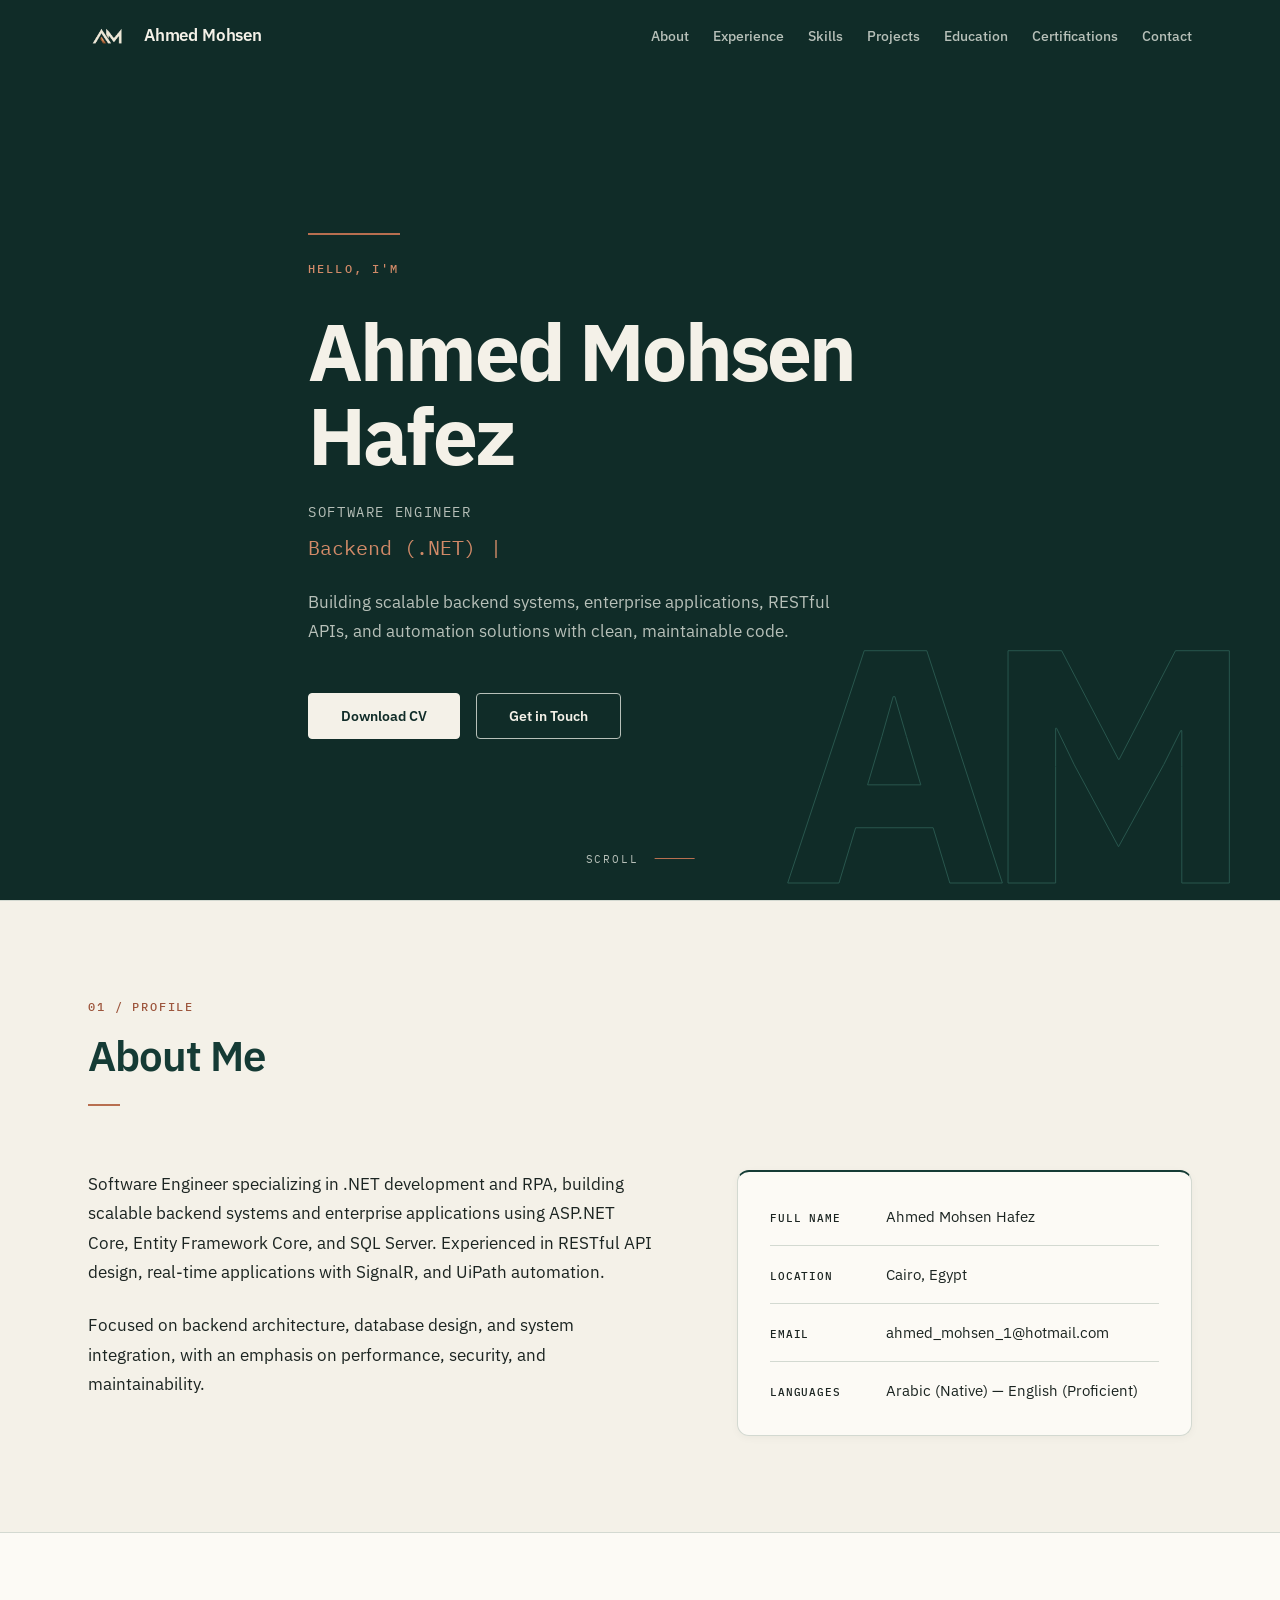
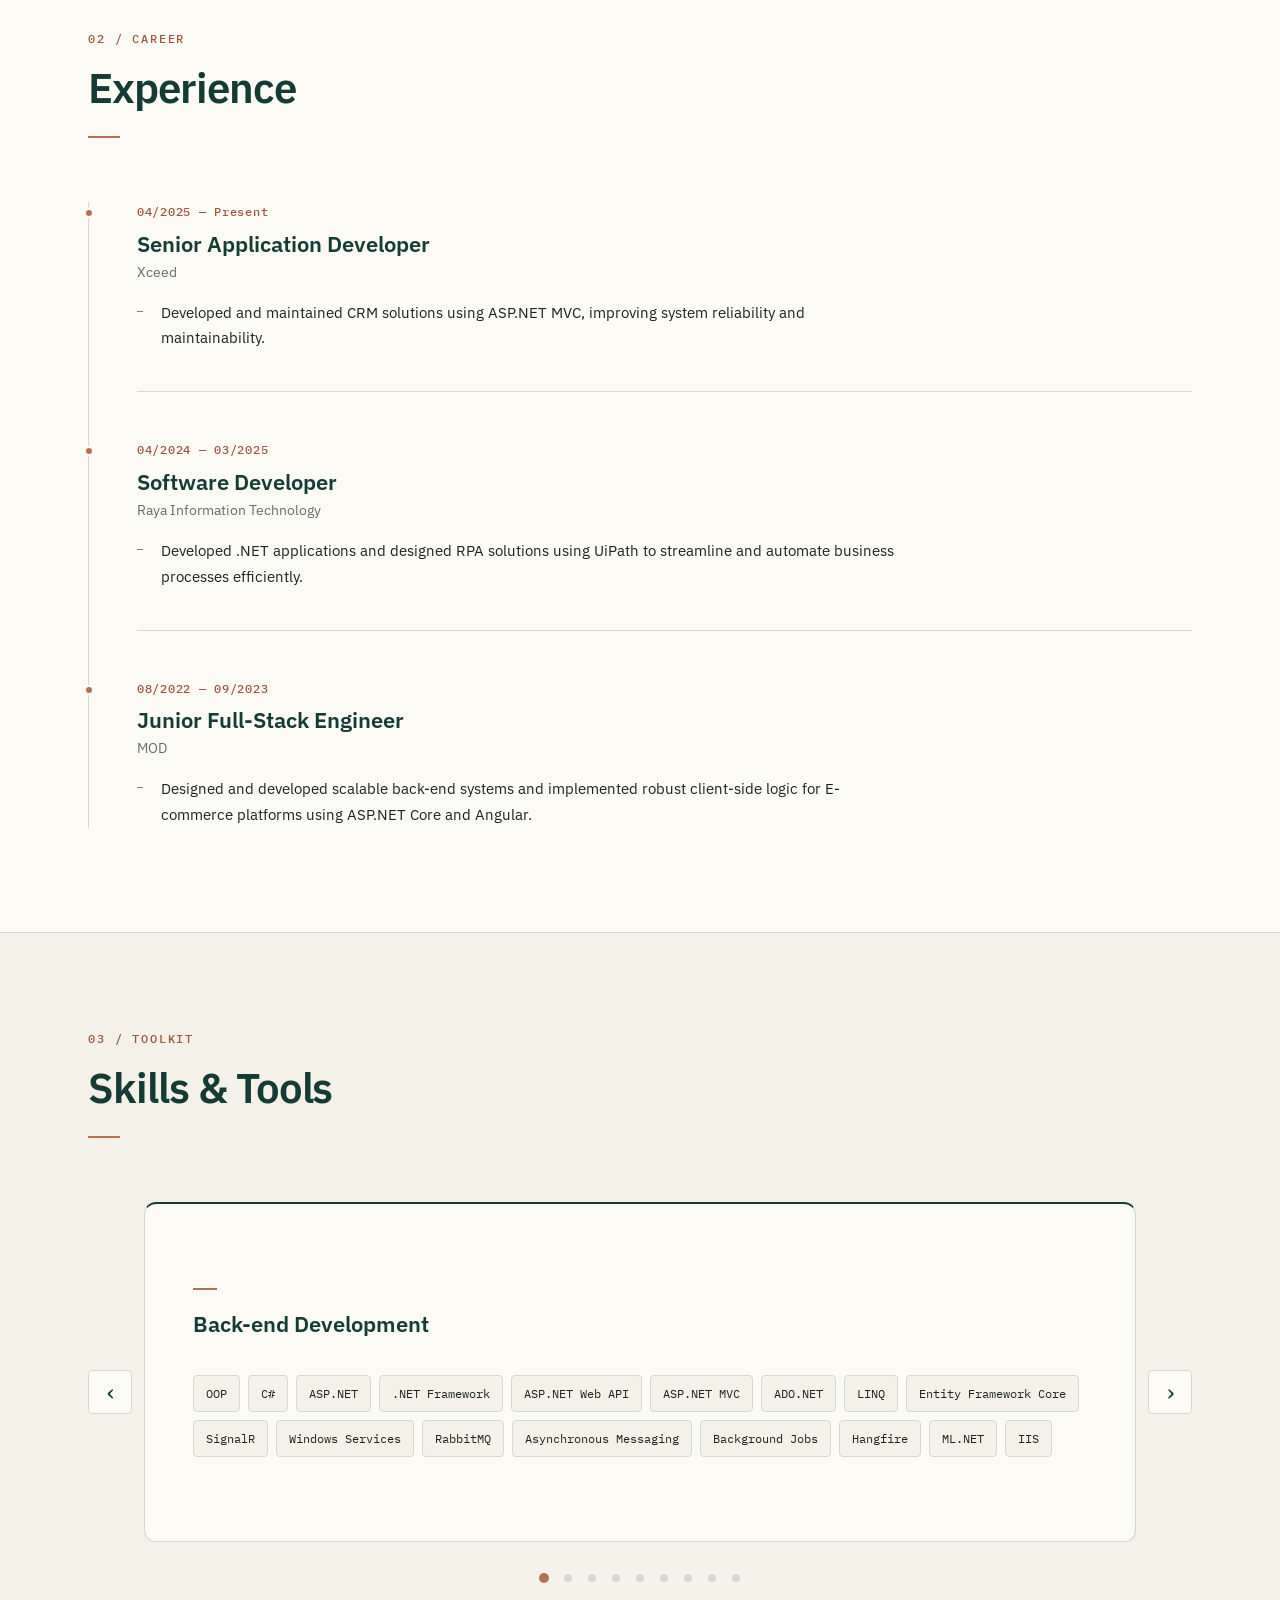
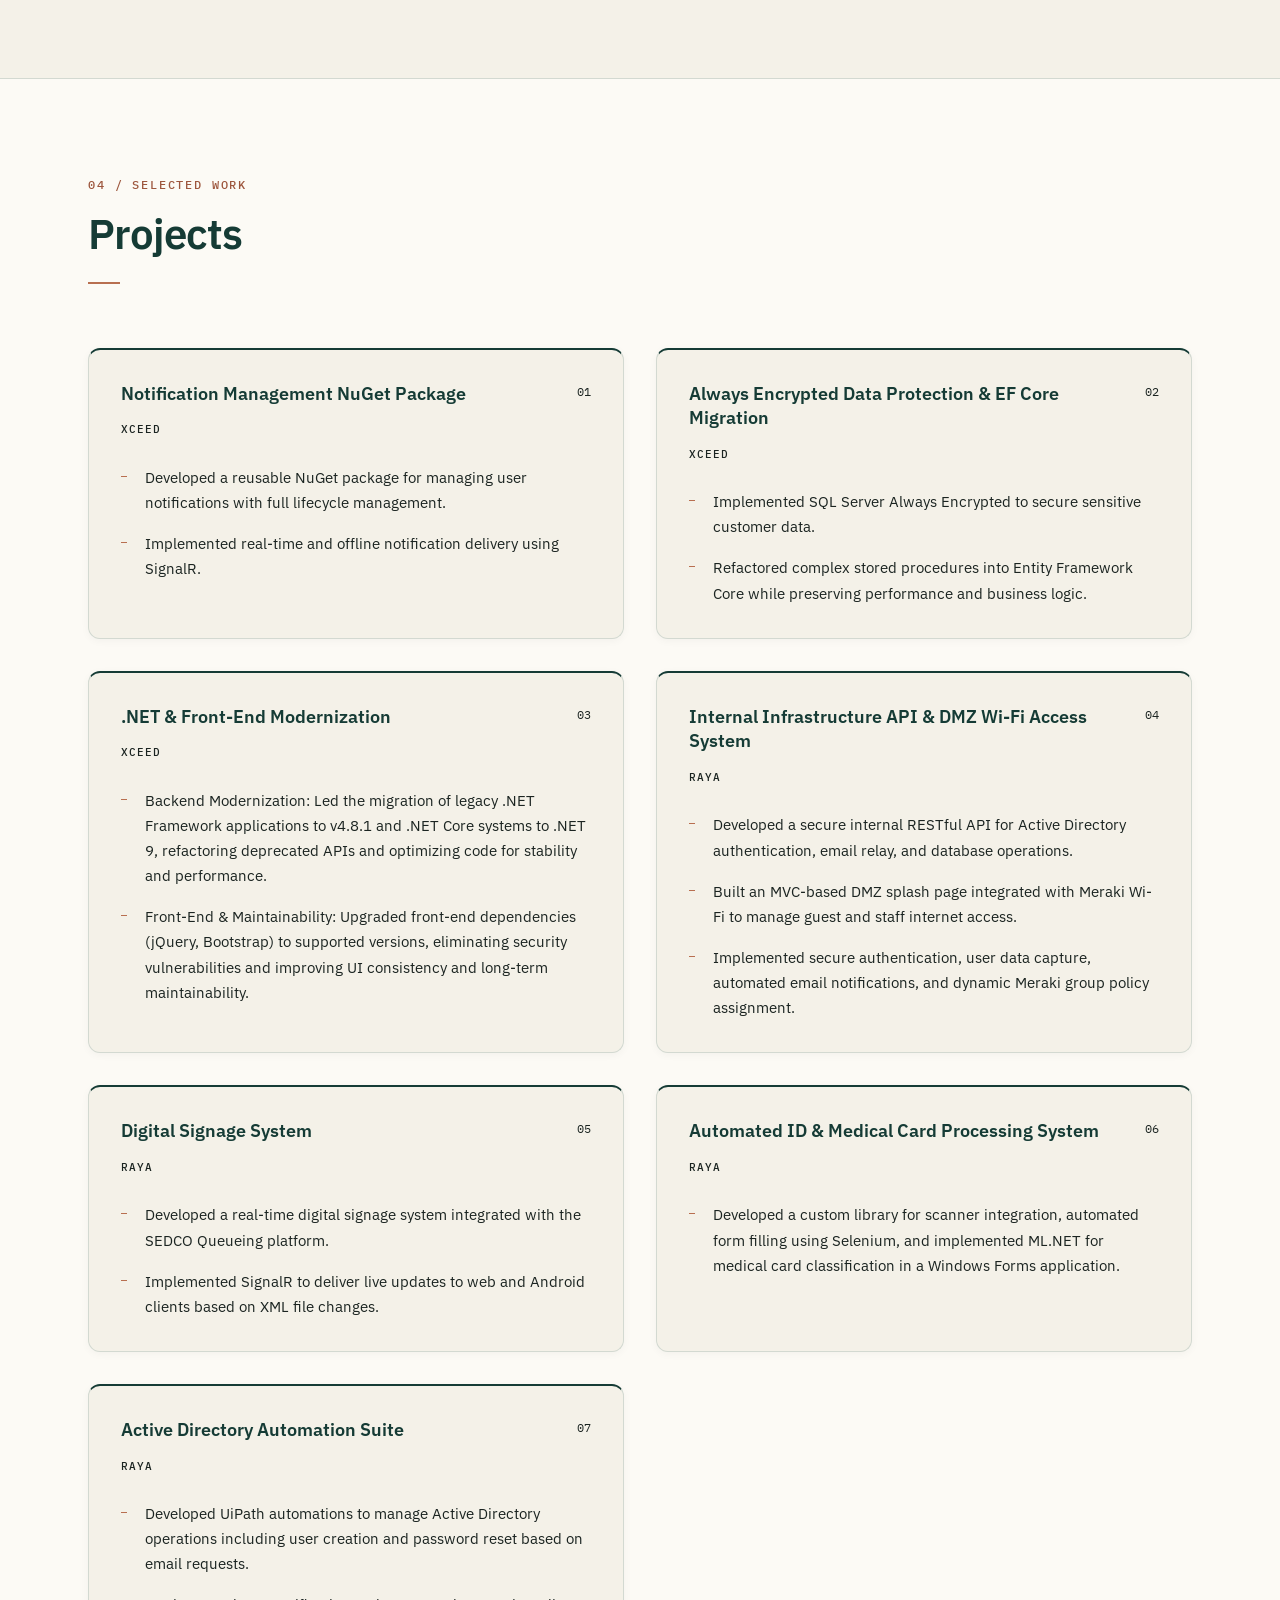
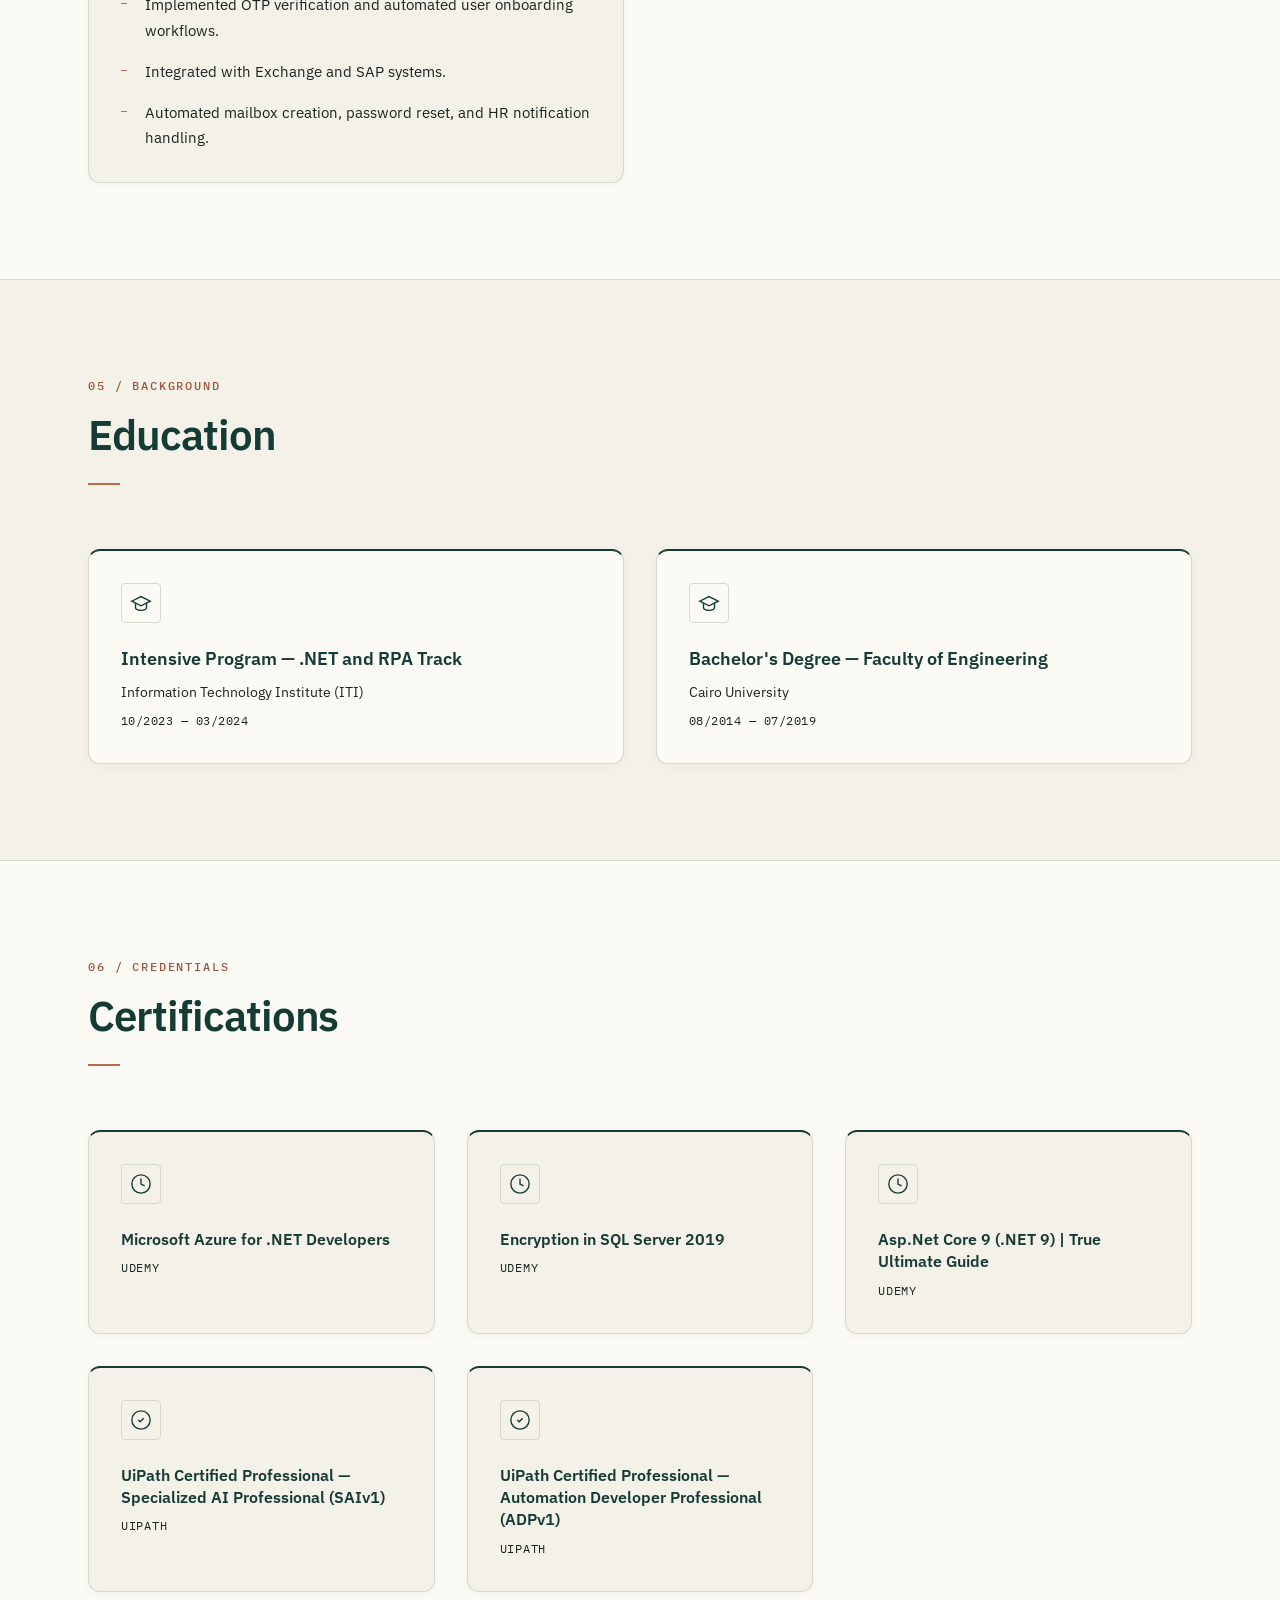
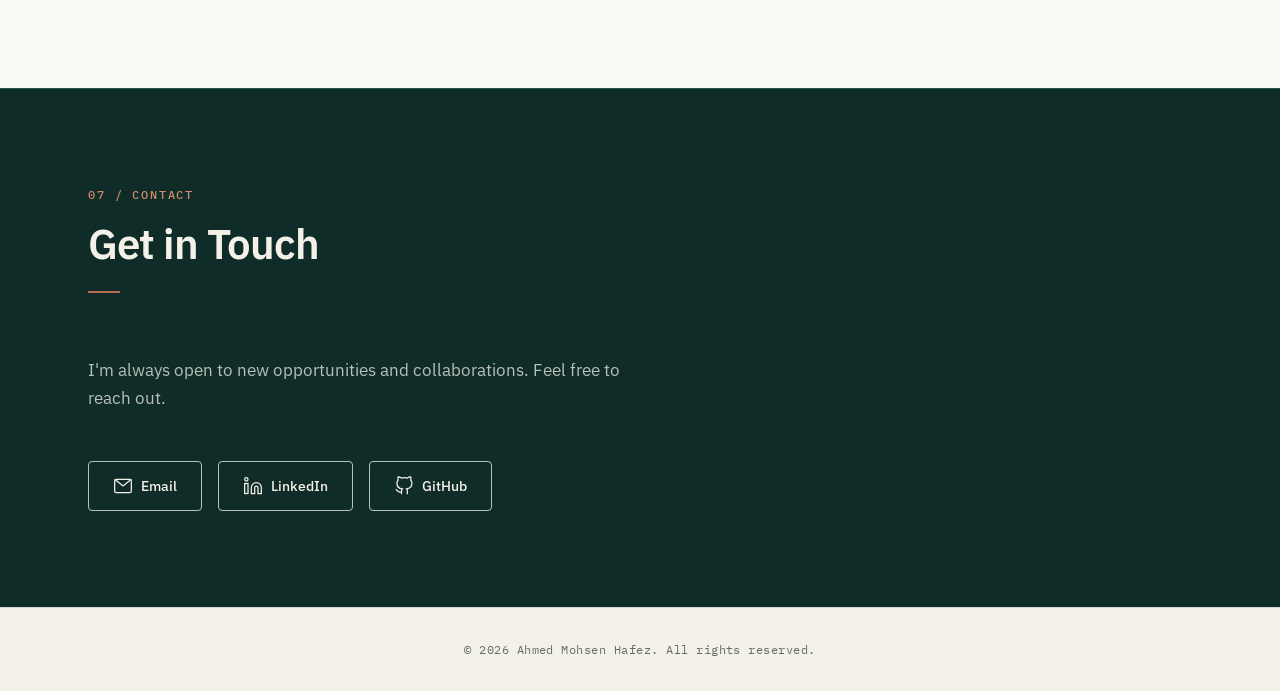
<file: index.html>
<!DOCTYPE html>
<html lang="en">
<head>
  <meta charset="UTF-8">
  <meta name="viewport" content="width=device-width, initial-scale=1.0">
  <meta name="description" content="Ahmed Mohsen Hafez — Software Engineer | Backend (.NET) portfolio">
  <title>Ahmed Mohsen | Portfolio</title>
  <link rel="icon" type="image/x-icon" href="Assets/Images/Logo.ico">
  <link rel="preconnect" href="https://fonts.googleapis.com">
  <link rel="preconnect" href="https://fonts.gstatic.com" crossorigin>
  <link href="https://fonts.googleapis.com/css2?family=IBM+Plex+Mono:wght@400;500&family=IBM+Plex+Sans:wght@400;500;600;700&display=swap" rel="stylesheet">
  <link rel="stylesheet" href="styles.css">
</head>
<body>

  <nav class="nav" role="navigation" aria-label="Main navigation">
    <div class="nav__inner container">
      <a href="#hero" class="nav__logo">
        <img src="Assets/Images/Logo.png" alt="" class="nav__logo-img">
        <span>Ahmed Mohsen</span>
      </a>
      <ul class="nav__links">
        <li><a href="#about" class="nav__link">About</a></li>
        <li><a href="#experience" class="nav__link">Experience</a></li>
        <li><a href="#skills" class="nav__link">Skills</a></li>
        <li><a href="#projects" class="nav__link">Projects</a></li>
        <li><a href="#education" class="nav__link">Education</a></li>
        <li><a href="#certifications" class="nav__link">Certifications</a></li>
        <li><a href="#contact" class="nav__link">Contact</a></li>
      </ul>
      <button class="nav__toggle" aria-label="Toggle navigation menu">
        <span></span><span></span><span></span>
      </button>
    </div>
  </nav>

  <main>
    <section class="hero" id="hero">
      <span class="hero__monogram" aria-hidden="true">AM</span>
      <div class="hero__content container">
        <p class="hero__greeting">Hello, I'm</p>
        <h1 class="hero__name">Ahmed Mohsen Hafez</h1>
        <p class="hero__role hero__role--static">Software Engineer</p>
        <p class="hero__role" id="heroRole">
          <span class="hero__role-text" id="roleText"></span>
          <span class="hero__cursor" aria-hidden="true">|</span>
        </p>
        <p class="hero__tagline">Building scalable backend systems, enterprise applications, RESTful APIs, and automation solutions with clean, maintainable code.</p>
        <div class="hero__actions">
          <a href="Assets/Ahmed_Mohsen_Resume.pdf" class="btn btn--primary" id="downloadCV">Download CV</a>
          <a href="#contact" class="btn btn--outline">Get in Touch</a>
        </div>
      </div>
      <div class="hero__scroll" aria-hidden="true">
        <span>Scroll</span>
        <div class="hero__scroll-line"></div>
      </div>
    </section>

    <section class="section about" id="about">
      <div class="container">
        <div class="section__heading">
          <p class="section__eyebrow">01 / Profile</p>
          <h2 class="section__title">About Me</h2>
        </div>
        <div class="about__content">
          <div class="about__text">
            <p>Software Engineer specializing in .NET development and RPA, building scalable backend systems and enterprise applications using ASP.NET Core, Entity Framework Core, and SQL Server. Experienced in RESTful API design, real-time applications with SignalR, and UiPath automation.</p>
            <p>Focused on backend architecture, database design, and system integration, with an emphasis on performance, security, and maintainability.</p>
          </div>
          <ul class="about__info">
            <li><span class="about__label">Full Name</span><span>Ahmed Mohsen Hafez</span></li>
            <li><span class="about__label">Location</span><span>Cairo, Egypt</span></li>
            <li><span class="about__label">Email</span><span>ahmed_mohsen_1@hotmail.com</span></li>
            <li><span class="about__label">Languages</span><span>Arabic (Native) &mdash; English (Proficient)</span></li>
          </ul>
        </div>
      </div>
    </section>

    <section class="section experience" id="experience">
      <div class="container">
        <div class="section__heading">
          <p class="section__eyebrow">02 / Career</p>
          <h2 class="section__title">Experience</h2>
        </div>
        <div class="timeline" id="timeline">
          <div class="timeline__item">
            <div class="timeline__marker"></div>
            <div class="timeline__content">
              <p class="timeline__period">04/2025 — Present</p>
              <h3 class="timeline__role">Senior Application Developer</h3>
              <p class="timeline__org">Xceed</p>
              <ul class="timeline__desc">
                <li>Developed and maintained CRM solutions using ASP.NET MVC, improving system reliability and maintainability.</li>
              </ul>
            </div>
          </div>
          <div class="timeline__item">
            <div class="timeline__marker"></div>
            <div class="timeline__content">
              <p class="timeline__period">04/2024 — 03/2025</p>
              <h3 class="timeline__role">Software Developer</h3>
              <p class="timeline__org">Raya Information Technology</p>
              <ul class="timeline__desc">
                <li>Developed .NET applications and designed RPA solutions using UiPath to streamline and automate business processes efficiently.</li>
              </ul>
            </div>
          </div>
          <div class="timeline__item">
            <div class="timeline__marker"></div>
            <div class="timeline__content">
              <p class="timeline__period">08/2022 — 09/2023</p>
              <h3 class="timeline__role">Junior Full-Stack Engineer</h3>
              <p class="timeline__org">MOD</p>
              <ul class="timeline__desc">
                <li>Designed and developed scalable back-end systems and implemented robust client-side logic for E-commerce platforms using ASP.NET Core and Angular.</li>
              </ul>
            </div>
          </div>
        </div>
      </div>
    </section>

    <section class="section skills" id="skills">
      <div class="container">
        <div class="section__heading">
          <p class="section__eyebrow">03 / Toolkit</p>
          <h2 class="section__title">Skills &amp; Tools</h2>
        </div>
        <div class="skills__carousel" id="skillsCarousel" role="group" aria-label="Skills carousel">
          <button type="button" class="skills__arrow skills__arrow--prev" aria-label="Previous skill category">&#8249;</button>
          <div class="skills__viewport">
          <div class="skills__track" id="skillsTrack">
            <div class="skills__slide" data-index="0">
              <h3 class="skills__slide-title">Back-end Development</h3>
              <div class="skills__tags">
                <span class="skill__tag">OOP</span>
                <span class="skill__tag">C#</span>
                <span class="skill__tag">ASP.NET</span>
                <span class="skill__tag">.NET Framework</span>
                <span class="skill__tag">ASP.NET Web API</span>
                <span class="skill__tag">ASP.NET MVC</span>
                <span class="skill__tag">ADO.NET</span>
                <span class="skill__tag">LINQ</span>
                <span class="skill__tag">Entity Framework Core</span>
                <span class="skill__tag">SignalR</span>
                <span class="skill__tag">Windows Services</span>
                <span class="skill__tag">RabbitMQ</span>
                <span class="skill__tag">Asynchronous Messaging</span>
                <span class="skill__tag">Background Jobs</span>
                <span class="skill__tag">Hangfire</span>
                <span class="skill__tag">ML.NET</span>
                <span class="skill__tag">IIS</span>
              </div>
            </div>
            <div class="skills__slide" data-index="1">
              <h3 class="skills__slide-title">Automation</h3>
              <div class="skills__tags">
                <span class="skill__tag">RPA</span>
                <span class="skill__tag">UiPath</span>
                <span class="skill__tag">UiPath AI Center</span>
                <span class="skill__tag">UiPath Document Understanding</span>
              </div>
            </div>
            <div class="skills__slide" data-index="2">
              <h3 class="skills__slide-title">Front-end Development</h3>
              <div class="skills__tags">
                <span class="skill__tag">HTML &amp; HTML5</span>
                <span class="skill__tag">CSS &amp; CSS3</span>
                <span class="skill__tag">JavaScript</span>
                <span class="skill__tag">jQuery</span>
                <span class="skill__tag">TypeScript</span>
                <span class="skill__tag">Bootstrap</span>
                <span class="skill__tag">Angular</span>
              </div>
            </div>
            <div class="skills__slide" data-index="3">
              <h3 class="skills__slide-title">Database</h3>
              <div class="skills__tags">
                <span class="skill__tag">Transact-SQL (T-SQL)</span>
                <span class="skill__tag">ANSI SQL</span>
                <span class="skill__tag">Microsoft SQL Server</span>
                <span class="skill__tag">SQLite</span>
                <span class="skill__tag">Redis</span>
                <span class="skill__tag">SSIS</span>
                <span class="skill__tag">SSRS</span>
              </div>
            </div>
            <div class="skills__slide" data-index="4">
              <h3 class="skills__slide-title">Cloud Platforms &amp; Services</h3>
              <div class="skills__tags">
                <span class="skill__tag">Microsoft Azure</span>
                <span class="skill__tag">Azure App Service</span>
                <span class="skill__tag">Azure Storage</span>
                <span class="skill__tag">Azure Service Bus</span>
                <span class="skill__tag">Azure SQL</span>
                <span class="skill__tag">Azure Cosmos DB</span>
              </div>
            </div>
            <div class="skills__slide" data-index="5">
              <h3 class="skills__slide-title">Version Control</h3>
              <div class="skills__tags">
                <span class="skill__tag">Git</span>
                <span class="skill__tag">GitHub</span>
                <span class="skill__tag">Azure DevOps</span>
              </div>
            </div>
            <div class="skills__slide" data-index="6">
              <h3 class="skills__slide-title">AI-Powered Development Tools</h3>
              <div class="skills__tags">
                <span class="skill__tag">Claude Code</span>
                <span class="skill__tag">OpenCode</span>
                <span class="skill__tag">Google Antigravity</span>
                <span class="skill__tag">GitHub Copilot</span>
              </div>
            </div>
            <div class="skills__slide" data-index="7">
              <h3 class="skills__slide-title">Others &amp; Tools</h3>
              <div class="skills__tags">
                <span class="skill__tag">CI / CD</span>
                <span class="skill__tag">GitHub Actions</span>
                <span class="skill__tag">Docker</span>
                <span class="skill__tag">Docker Compose</span>
                <span class="skill__tag">JSON</span>
                <span class="skill__tag">XML</span>
                <span class="skill__tag">YAML</span>
                <span class="skill__tag">Swagger</span>
                <span class="skill__tag">Postman</span>
              </div>
            </div>
            <div class="skills__slide" data-index="8">
              <h3 class="skills__slide-title">Soft Skills</h3>
              <div class="skills__tags">
                <span class="skill__tag">Bias for Action</span>
                <span class="skill__tag">Leadership</span>
                <span class="skill__tag">Communication Skills</span>
                <span class="skill__tag">Teamwork</span>
              </div>
            </div>
          </div>
          </div>
          <button type="button" class="skills__arrow skills__arrow--next" aria-label="Next skill category">&#8250;</button>
          <div class="skills__dots" id="skillsDots"></div>
        </div>
      </div>
    </section>

    <section class="section projects" id="projects">
      <div class="container">
        <div class="section__heading">
          <p class="section__eyebrow">04 / Selected work</p>
          <h2 class="section__title">Projects</h2>
        </div>
        <div class="projects__grid" id="projectsGrid">
          <div class="project__card">
            <div class="project__header">
              <h3 class="project__title">Notification Management NuGet Package</h3>
              <span class="project__org">Xceed</span>
            </div>
            <ul class="project__desc">
              <li>Developed a reusable NuGet package for managing user notifications with full lifecycle management.</li>
              <li>Implemented real-time and offline notification delivery using SignalR.</li>
            </ul>
          </div>
          <div class="project__card">
            <div class="project__header">
              <h3 class="project__title">Always Encrypted Data Protection &amp; EF Core Migration</h3>
              <span class="project__org">Xceed</span>
            </div>
            <ul class="project__desc">
              <li>Implemented SQL Server Always Encrypted to secure sensitive customer data.</li>
              <li>Refactored complex stored procedures into Entity Framework Core while preserving performance and business logic.</li>
            </ul>
          </div>
          <div class="project__card">
            <div class="project__header">
              <h3 class="project__title">.NET &amp; Front-End Modernization</h3>
              <span class="project__org">Xceed</span>
            </div>
            <ul class="project__desc">
              <li>Backend Modernization: Led the migration of legacy .NET Framework applications to v4.8.1 and .NET Core systems to .NET 9, refactoring deprecated APIs and optimizing code for stability and performance.</li>
              <li>Front-End &amp; Maintainability: Upgraded front-end dependencies (jQuery, Bootstrap) to supported versions, eliminating security vulnerabilities and improving UI consistency and long-term maintainability.</li>
            </ul>
          </div>
          <div class="project__card">
            <div class="project__header">
              <h3 class="project__title">Internal Infrastructure API &amp; DMZ Wi-Fi Access System</h3>
              <span class="project__org">Raya</span>
            </div>
            <ul class="project__desc">
              <li>Developed a secure internal RESTful API for Active Directory authentication, email relay, and database operations.</li>
              <li>Built an MVC-based DMZ splash page integrated with Meraki Wi-Fi to manage guest and staff internet access.</li>
              <li>Implemented secure authentication, user data capture, automated email notifications, and dynamic Meraki group policy assignment.</li>
            </ul>
          </div>
          <div class="project__card">
            <div class="project__header">
              <h3 class="project__title">Digital Signage System</h3>
              <span class="project__org">Raya</span>
            </div>
            <ul class="project__desc">
              <li>Developed a real-time digital signage system integrated with the SEDCO Queueing platform.</li>
              <li>Implemented SignalR to deliver live updates to web and Android clients based on XML file changes.</li>
            </ul>
          </div>
          <div class="project__card">
            <div class="project__header">
              <h3 class="project__title">Automated ID &amp; Medical Card Processing System</h3>
              <span class="project__org">Raya</span>
            </div>
            <ul class="project__desc">
              <li>Developed a custom library for scanner integration, automated form filling using Selenium, and implemented ML.NET for medical card classification in a Windows Forms application.</li>
            </ul>
          </div>
          <div class="project__card">
            <div class="project__header">
              <h3 class="project__title">Active Directory Automation Suite</h3>
              <span class="project__org">Raya</span>
            </div>
            <ul class="project__desc">
              <li>Developed UiPath automations to manage Active Directory operations including user creation and password reset based on email requests.</li>
              <li>Implemented OTP verification and automated user onboarding workflows.</li>
              <li>Integrated with Exchange and SAP systems.</li>
              <li>Automated mailbox creation, password reset, and HR notification handling.</li>
            </ul>
          </div>
        </div>
      </div>
    </section>

    <section class="section education" id="education">
      <div class="container">
        <div class="section__heading">
          <p class="section__eyebrow">05 / Background</p>
          <h2 class="section__title">Education</h2>
        </div>
        <div class="edu__grid" id="eduGrid">
          <div class="edu__card">
            <div class="edu__icon">
              <svg viewBox="0 0 24 24" fill="none" stroke="currentColor" stroke-width="1.5"><path d="M22 10l-10-5L2 10l10 5 10-5z"/><path d="M6 12v5c0 1.657 2.686 3 6 3s6-1.343 6-3v-5"/></svg>
            </div>
            <h3 class="edu__title">Intensive Program — .NET and RPA Track</h3>
            <p class="edu__inst">Information Technology Institute (ITI)</p>
            <p class="edu__period">10/2023 — 03/2024</p>
          </div>
          <div class="edu__card">
            <div class="edu__icon">
              <svg viewBox="0 0 24 24" fill="none" stroke="currentColor" stroke-width="1.5"><path d="M22 10l-10-5L2 10l10 5 10-5z"/><path d="M6 12v5c0 1.657 2.686 3 6 3s6-1.343 6-3v-5"/></svg>
            </div>
            <h3 class="edu__title">Bachelor's Degree — Faculty of Engineering</h3>
            <p class="edu__inst">Cairo University</p>
            <p class="edu__period">08/2014 — 07/2019</p>
          </div>
        </div>
      </div>
    </section>

    <section class="section certifications" id="certifications">
      <div class="container">
        <div class="section__heading">
          <p class="section__eyebrow">06 / Credentials</p>
          <h2 class="section__title">Certifications</h2>
        </div>
        <div class="certs__grid" id="certsGrid">
          <a href="https://www.udemy.com/certificate/UC-9dbff196-f7f2-4638-89dc-479365efe8ba" target="_blank" rel="noopener noreferrer" class="cert__card">
            <div class="cert__icon">
              <svg viewBox="0 0 24 24" fill="none" stroke="currentColor" stroke-width="1.5"><path d="M12 6v6l4 2"/><path d="M12 2a10 10 0 110 20 10 10 0 010-20z"/></svg>
            </div>
            <h3 class="cert__title">Microsoft Azure for .NET Developers</h3>
            <p class="cert__issuer">Udemy</p>
          </a>
          <a href="https://www.udemy.com/certificate/UC-4a0b9e8a-fe86-4cf2-9132-14ac41fb98cb/" target="_blank" rel="noopener noreferrer" class="cert__card">
            <div class="cert__icon">
              <svg viewBox="0 0 24 24" fill="none" stroke="currentColor" stroke-width="1.5"><path d="M12 6v6l4 2"/><path d="M12 2a10 10 0 110 20 10 10 0 010-20z"/></svg>
            </div>
            <h3 class="cert__title">Encryption in SQL Server 2019</h3>
            <p class="cert__issuer">Udemy</p>
          </a>
          <a href="https://www.udemy.com/certificate/UC-ec140a5f-6b40-4955-87a1-1eae6342baf0" target="_blank" rel="noopener noreferrer" class="cert__card">
            <div class="cert__icon">
              <svg viewBox="0 0 24 24" fill="none" stroke="currentColor" stroke-width="1.5"><path d="M12 6v6l4 2"/><path d="M12 2a10 10 0 110 20 10 10 0 010-20z"/></svg>
            </div>
            <h3 class="cert__title">Asp.Net Core 9 (.NET 9) | True Ultimate Guide</h3>
            <p class="cert__issuer">Udemy</p>
          </a>
          <a href="https://credentials.uipath.com/e3c2d8e0-fc15-4bc6-8202-ccc4a219da20" target="_blank" rel="noopener noreferrer" class="cert__card">
            <div class="cert__icon">
              <svg viewBox="0 0 24 24" fill="none" stroke="currentColor" stroke-width="1.5"><path d="M9 12l2 2 4-4"/><path d="M12 2a10 10 0 110 20 10 10 0 010-20z"/></svg>
            </div>
            <h3 class="cert__title">UiPath Certified Professional — Specialized AI Professional (SAIv1)</h3>
            <p class="cert__issuer">UiPath</p>
          </a>
          <a href="https://credentials.uipath.com/d094ea28-15bf-4942-b8ef-ac168d97451f" target="_blank" rel="noopener noreferrer" class="cert__card">
            <div class="cert__icon">
              <svg viewBox="0 0 24 24" fill="none" stroke="currentColor" stroke-width="1.5"><path d="M9 12l2 2 4-4"/><path d="M12 2a10 10 0 110 20 10 10 0 010-20z"/></svg>
            </div>
            <h3 class="cert__title">UiPath Certified Professional — Automation Developer Professional (ADPv1)</h3>
            <p class="cert__issuer">UiPath</p>
          </a>
        </div>
      </div>
    </section>

    <section class="section contact" id="contact">
      <div class="container">
        <div class="section__heading">
          <p class="section__eyebrow">07 / Contact</p>
          <h2 class="section__title">Get in Touch</h2>
        </div>
        <p class="contact__text">I'm always open to new opportunities and collaborations. Feel free to reach out.</p>
        <div class="contact__links">
          <a href="mailto:ahmed_mohsen_1@hotmail.com" class="contact__link" aria-label="Email">
            <svg viewBox="0 0 24 24" fill="none" stroke="currentColor" stroke-width="1.5"><rect x="2" y="4" width="20" height="16" rx="2"/><path d="M22 4l-10 8L2 4"/></svg>
            <span>Email</span>
          </a>
          <a href="https://www.linkedin.com/in/ahmedmohsen12340" target="_blank" rel="noopener noreferrer" class="contact__link" aria-label="LinkedIn">
            <svg viewBox="0 0 24 24" fill="none" stroke="currentColor" stroke-width="1.5"><path d="M16 8a6 6 0 016 6v7h-4v-7a2 2 0 00-2-2 2 2 0 00-2 2v7h-4v-7a6 6 0 016-6z"/><rect x="2" y="9" width="4" height="12"/><circle cx="4" cy="4" r="2"/></svg>
            <span>LinkedIn</span>
          </a>
          <a href="https://github.com/ahmedmohsen12340" target="_blank" rel="noopener noreferrer" class="contact__link" aria-label="GitHub">
            <svg viewBox="0 0 24 24" fill="none" stroke="currentColor" stroke-width="1.5"><path d="M9 19c-5 1.5-5-2.5-7-3m14 6v-3.87a3.37 3.37 0 00-.94-2.61c3.14-.35 6.44-1.54 6.44-7A5.44 5.44 0 0020 4.77 5.07 5.07 0 0019.91 1S18.73.65 16 2.48a13.38 13.38 0 00-7 0C6.27.65 5.09 1 5.09 1A5.07 5.07 0 005 4.77a5.44 5.44 0 00-1.5 3.78c0 5.42 3.3 6.61 6.44 7A3.37 3.37 0 009 18.13V22"/></svg>
            <span>GitHub</span>
          </a>
        </div>
      </div>
    </section>
  </main>

  <button class="back-to-top" id="backToTop" aria-label="Back to top">
    <svg viewBox="0 0 24 24" fill="none" stroke="currentColor" stroke-width="2">
      <path d="M18 15l-6-6-6 6"/>
    </svg>
  </button>

  <footer class="footer">
    <div class="container">
      <p>&copy; <span id="year"></span> Ahmed Mohsen Hafez. All rights reserved.</p>
    </div>
  </footer>

  <script src="app.js"></script>
</body>
</html>
</file>
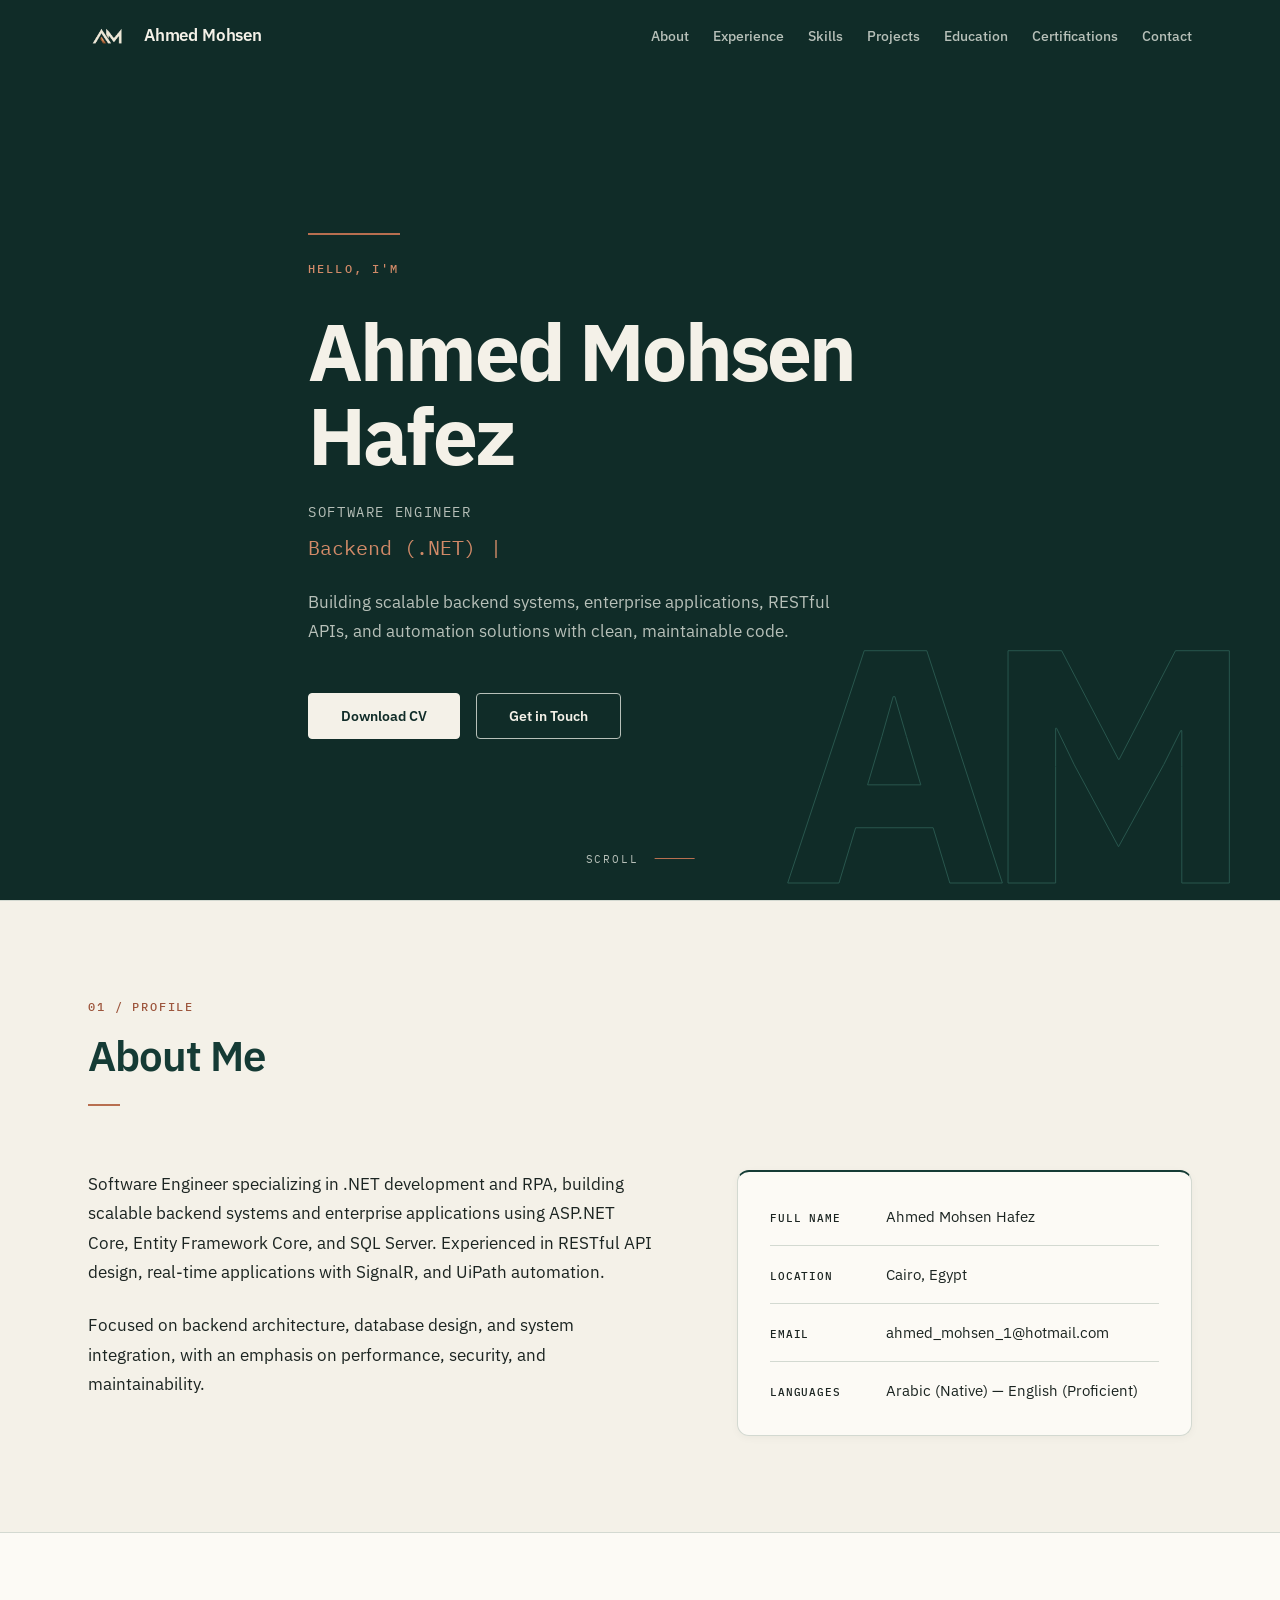
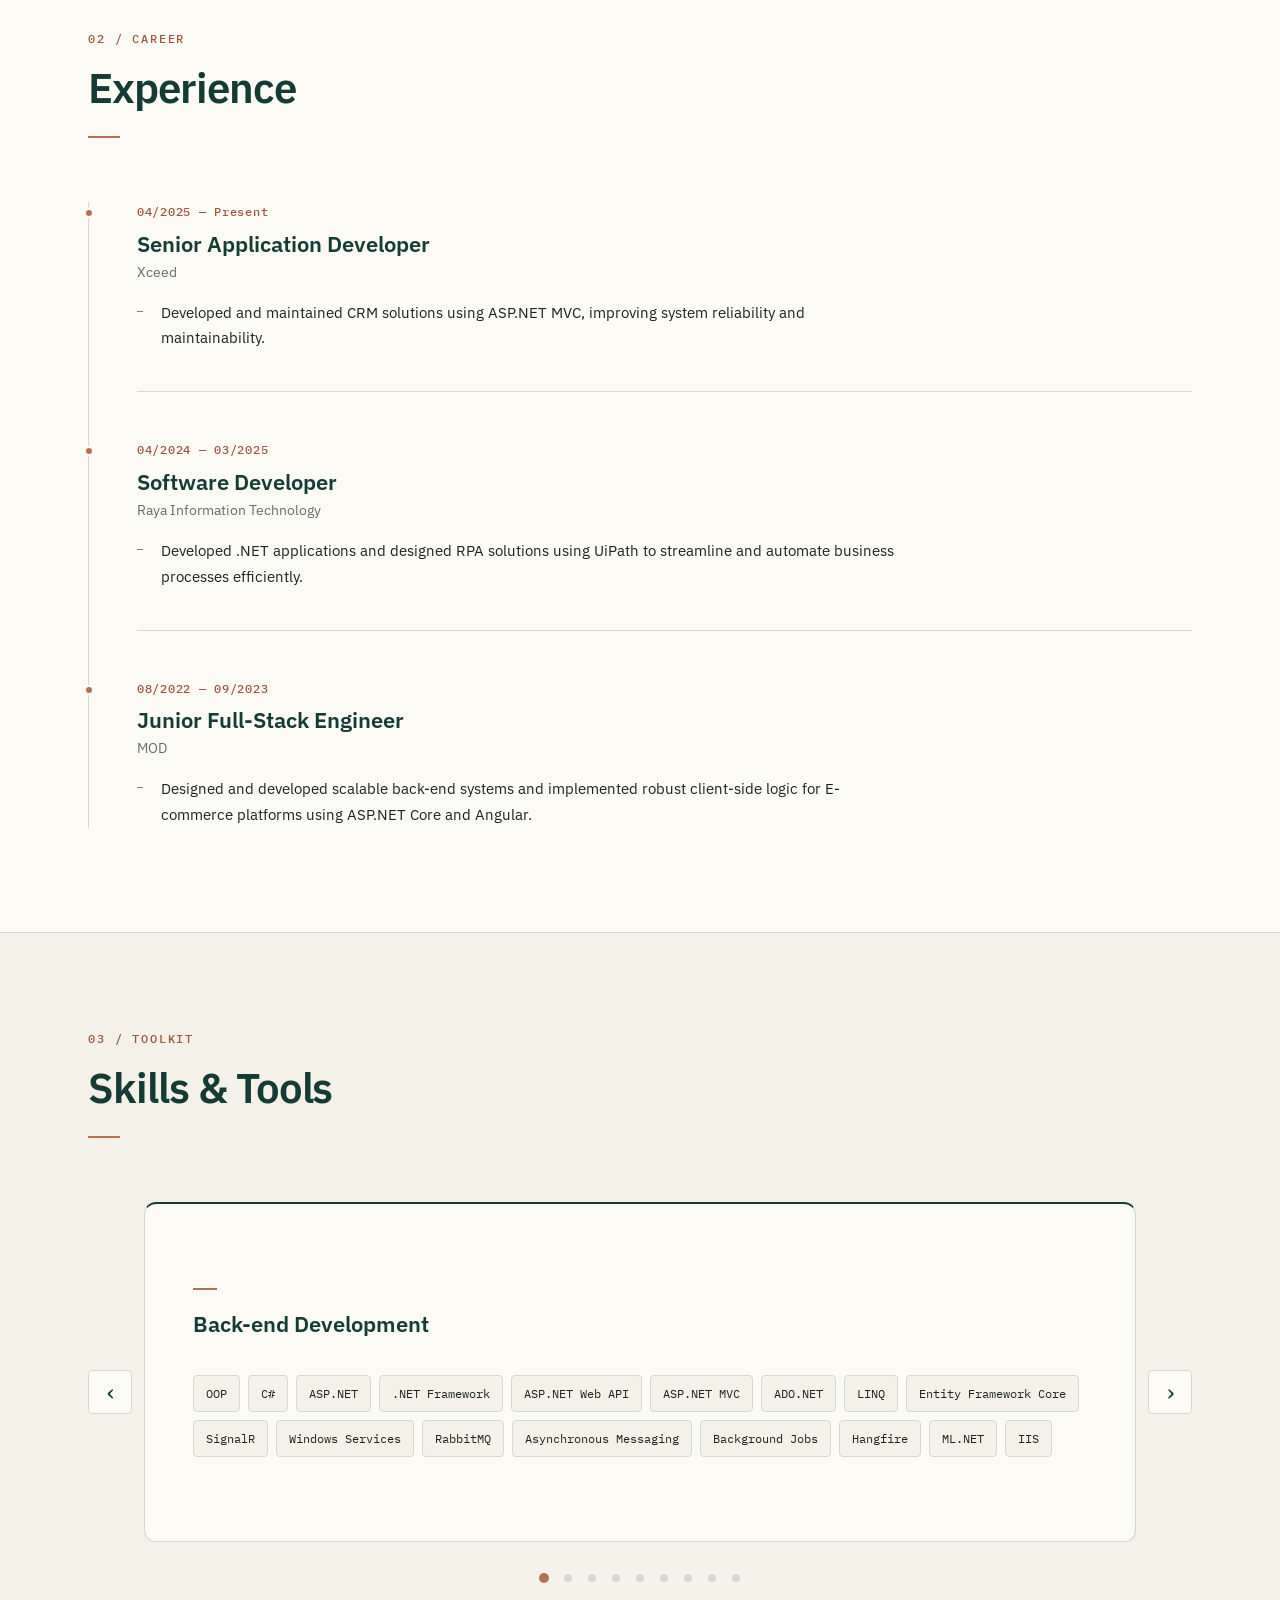
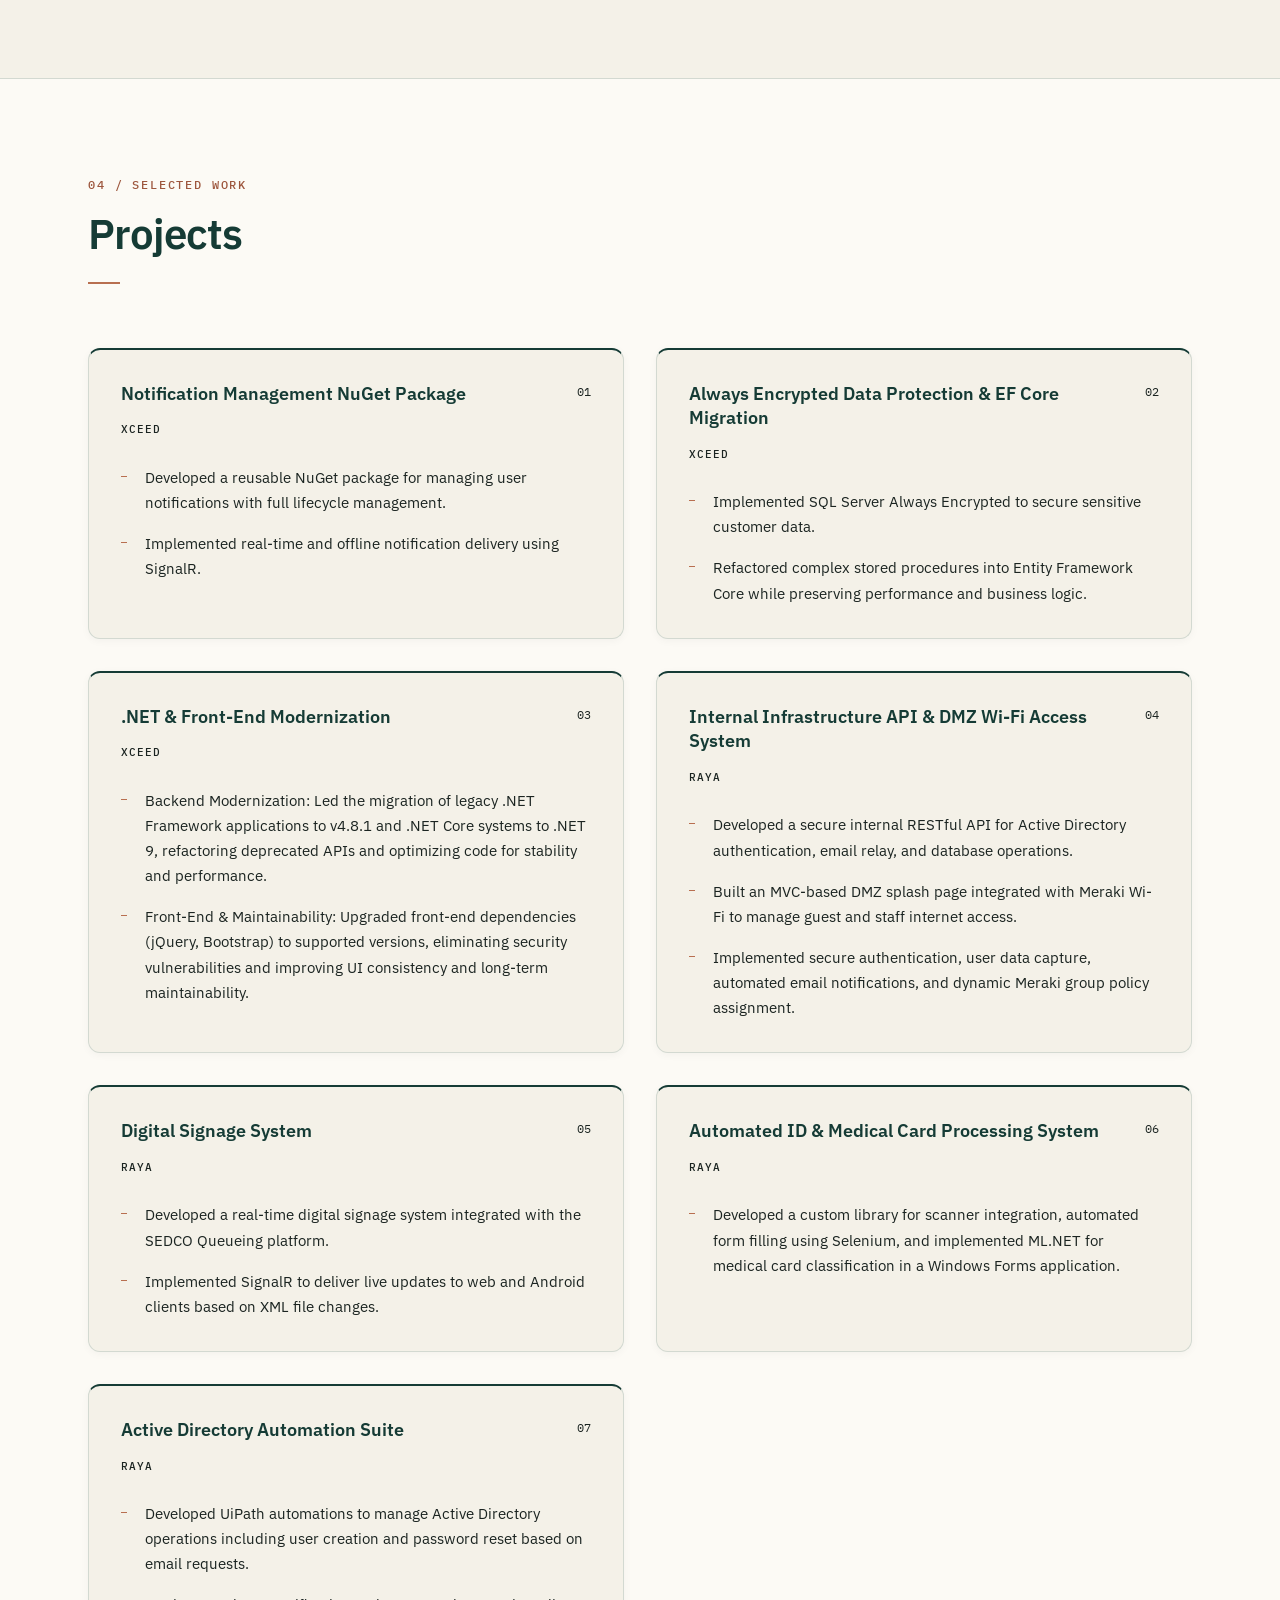
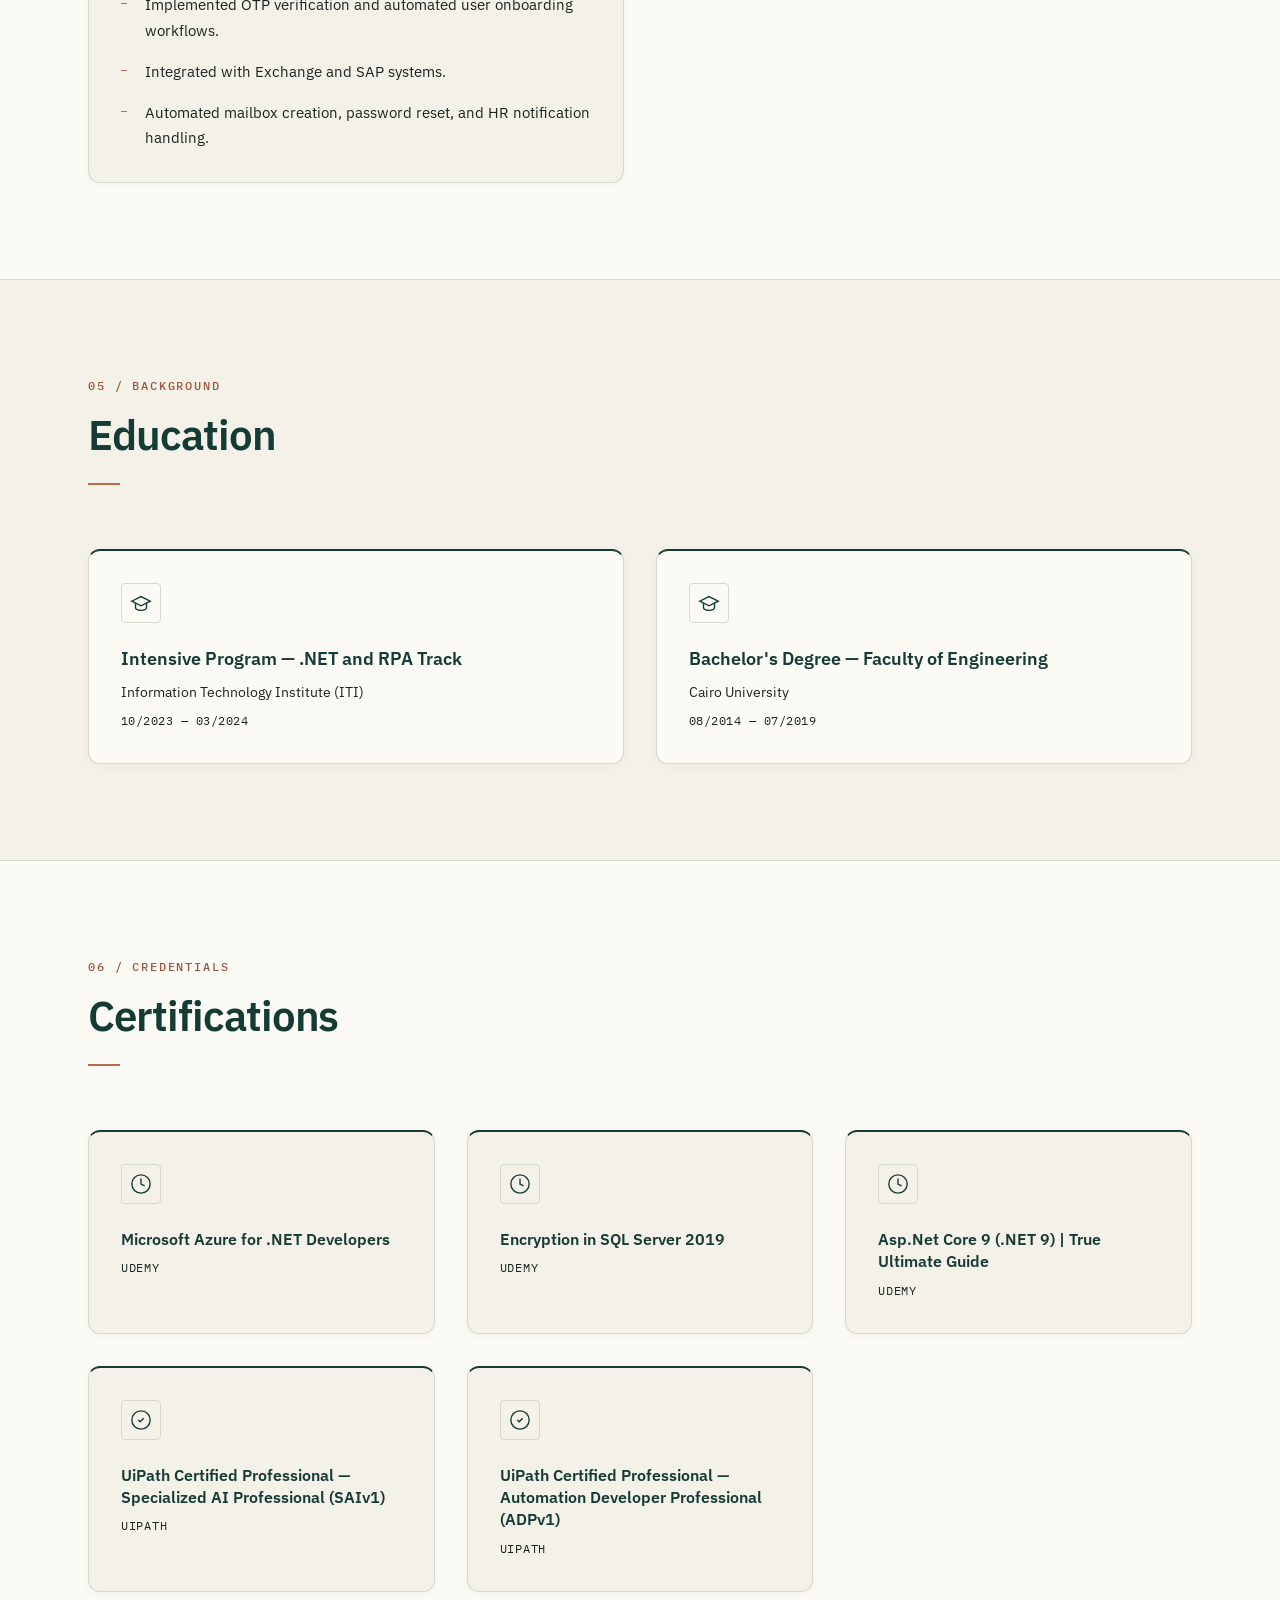
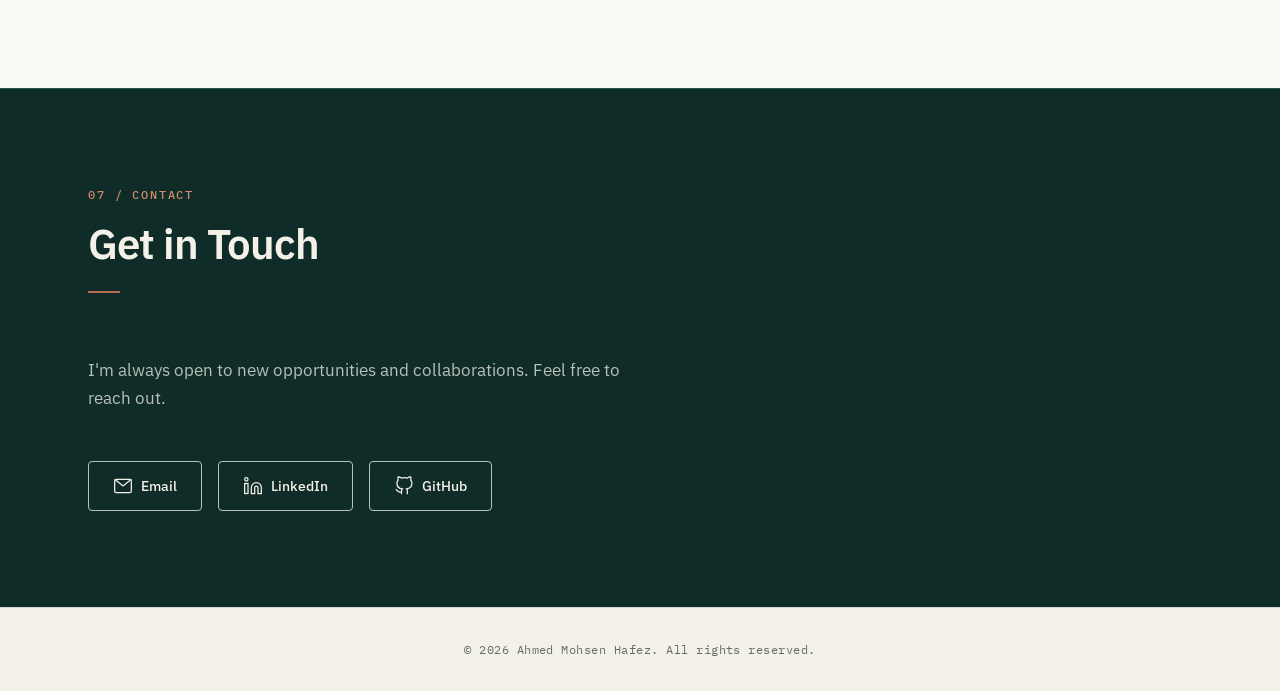
<file: Ahmed_Mohsen_Visual_Brand_New_System_Edition/index.html>
<!DOCTYPE html>
<html lang="en">
<head>
  <meta charset="UTF-8">
  <meta name="viewport" content="width=device-width, initial-scale=1.0">
  <meta name="description" content="Ahmed Mohsen Hafez — Software Engineer | Backend (.NET) portfolio">
  <title>Ahmed Mohsen Hafez | Software Engineer</title>
  <link rel="icon" type="image/x-icon" href="Assets/Images/Logo.ico">
  <link rel="preconnect" href="https://fonts.googleapis.com">
  <link rel="preconnect" href="https://fonts.gstatic.com" crossorigin>
  <link href="https://fonts.googleapis.com/css2?family=IBM+Plex+Mono:wght@400;500&family=IBM+Plex+Sans:wght@400;500;600;700&display=swap" rel="stylesheet">
  <link rel="stylesheet" href="styles.css">
</head>
<body>

  <nav class="nav" role="navigation" aria-label="Main navigation">
    <div class="nav__inner container">
      <a href="#hero" class="nav__logo">
        <img src="Assets/Images/Logo.png" alt="" class="nav__logo-img">
        <span>Ahmed Mohsen</span>
      </a>
      <ul class="nav__links">
        <li><a href="#about" class="nav__link">About</a></li>
        <li><a href="#experience" class="nav__link">Experience</a></li>
        <li><a href="#skills" class="nav__link">Skills</a></li>
        <li><a href="#projects" class="nav__link">Projects</a></li>
        <li><a href="#education" class="nav__link">Education</a></li>
        <li><a href="#certifications" class="nav__link">Certifications</a></li>
        <li><a href="#contact" class="nav__link">Contact</a></li>
      </ul>
      <button class="nav__toggle" aria-label="Toggle navigation menu">
        <span></span><span></span><span></span>
      </button>
    </div>
  </nav>

  <main>
    <section class="hero" id="hero">
      <span class="hero__monogram" aria-hidden="true">AM</span>
      <div class="hero__content container">
        <p class="hero__greeting">Hello, I'm</p>
        <h1 class="hero__name">Ahmed Mohsen Hafez</h1>
        <p class="hero__role hero__role--static">Software Engineer</p>
        <p class="hero__role" id="heroRole">
          <span class="hero__role-text" id="roleText"></span>
          <span class="hero__cursor" aria-hidden="true">|</span>
        </p>
        <p class="hero__tagline">Building scalable backend systems, enterprise applications, RESTful APIs, and automation solutions with clean, maintainable code.</p>
        <div class="hero__actions">
          <a href="Assets/Ahmed_Mohsen_Resume.pdf" class="btn btn--primary" id="downloadCV">Download CV</a>
          <a href="#contact" class="btn btn--outline">Get in Touch</a>
        </div>
      </div>
      <div class="hero__scroll" aria-hidden="true">
        <span>Scroll</span>
        <div class="hero__scroll-line"></div>
      </div>
    </section>

    <section class="section about" id="about">
      <div class="container">
        <div class="section__heading">
          <p class="section__eyebrow">01 / Profile</p>
          <h2 class="section__title">About Me</h2>
        </div>
        <div class="about__content">
          <div class="about__text">
            <p>Software Engineer specializing in .NET development and RPA, building scalable backend systems and enterprise applications using ASP.NET Core, Entity Framework Core, and SQL Server. Experienced in RESTful API design, real-time applications with SignalR, and UiPath automation.</p>
            <p>Focused on backend architecture, database design, and system integration, with an emphasis on performance, security, and maintainability.</p>
          </div>
          <ul class="about__info">
            <li><span class="about__label">Full Name</span><span>Ahmed Mohsen Hafez</span></li>
            <li><span class="about__label">Location</span><span>Cairo, Egypt</span></li>
            <li><span class="about__label">Email</span><span>ahmed_mohsen_1@hotmail.com</span></li>
            <li><span class="about__label">Languages</span><span>Arabic (Native) &mdash; English (Proficient)</span></li>
          </ul>
        </div>
      </div>
    </section>

    <section class="section experience" id="experience">
      <div class="container">
        <div class="section__heading">
          <p class="section__eyebrow">02 / Career</p>
          <h2 class="section__title">Experience</h2>
        </div>
        <div class="timeline" id="timeline">
          <div class="timeline__item">
            <div class="timeline__marker"></div>
            <div class="timeline__content">
              <p class="timeline__period">04/2025 — Present</p>
              <h3 class="timeline__role">Senior Application Developer</h3>
              <p class="timeline__org">Xceed</p>
              <ul class="timeline__desc">
                <li>Developed and maintained CRM solutions using ASP.NET MVC, improving system reliability and maintainability.</li>
              </ul>
            </div>
          </div>
          <div class="timeline__item">
            <div class="timeline__marker"></div>
            <div class="timeline__content">
              <p class="timeline__period">04/2024 — 03/2025</p>
              <h3 class="timeline__role">Software Developer</h3>
              <p class="timeline__org">Raya Information Technology</p>
              <ul class="timeline__desc">
                <li>Developed .NET applications and designed RPA solutions using UiPath to streamline and automate business processes efficiently.</li>
              </ul>
            </div>
          </div>
          <div class="timeline__item">
            <div class="timeline__marker"></div>
            <div class="timeline__content">
              <p class="timeline__period">08/2022 — 09/2023</p>
              <h3 class="timeline__role">Junior Full-Stack Engineer</h3>
              <p class="timeline__org">MOD</p>
              <ul class="timeline__desc">
                <li>Designed and developed scalable back-end systems and implemented robust client-side logic for E-commerce platforms using ASP.NET Core and Angular.</li>
              </ul>
            </div>
          </div>
        </div>
      </div>
    </section>

    <section class="section skills" id="skills">
      <div class="container">
        <div class="section__heading">
          <p class="section__eyebrow">03 / Toolkit</p>
          <h2 class="section__title">Skills &amp; Tools</h2>
        </div>
        <div class="skills__carousel" id="skillsCarousel" role="group" aria-label="Skills carousel">
          <button type="button" class="skills__arrow skills__arrow--prev" aria-label="Previous skill category">&#8249;</button>
          <div class="skills__viewport">
          <div class="skills__track" id="skillsTrack">
            <div class="skills__slide" data-index="0">
              <h3 class="skills__slide-title">Back-end Development</h3>
              <div class="skills__tags">
                <span class="skill__tag">OOP</span>
                <span class="skill__tag">C#</span>
                <span class="skill__tag">ASP.NET</span>
                <span class="skill__tag">.NET Framework</span>
                <span class="skill__tag">ASP.NET Web API</span>
                <span class="skill__tag">ASP.NET MVC</span>
                <span class="skill__tag">ADO.NET</span>
                <span class="skill__tag">LINQ</span>
                <span class="skill__tag">Entity Framework Core</span>
                <span class="skill__tag">SignalR</span>
                <span class="skill__tag">Windows Services</span>
                <span class="skill__tag">RabbitMQ</span>
                <span class="skill__tag">Asynchronous Messaging</span>
                <span class="skill__tag">Background Jobs</span>
                <span class="skill__tag">Hangfire</span>
                <span class="skill__tag">ML.NET</span>
                <span class="skill__tag">IIS</span>
              </div>
            </div>
            <div class="skills__slide" data-index="1">
              <h3 class="skills__slide-title">Automation</h3>
              <div class="skills__tags">
                <span class="skill__tag">RPA</span>
                <span class="skill__tag">UiPath</span>
                <span class="skill__tag">UiPath AI Center</span>
                <span class="skill__tag">UiPath Document Understanding</span>
              </div>
            </div>
            <div class="skills__slide" data-index="2">
              <h3 class="skills__slide-title">Front-end Development</h3>
              <div class="skills__tags">
                <span class="skill__tag">HTML &amp; HTML5</span>
                <span class="skill__tag">CSS &amp; CSS3</span>
                <span class="skill__tag">JavaScript</span>
                <span class="skill__tag">jQuery</span>
                <span class="skill__tag">TypeScript</span>
                <span class="skill__tag">Bootstrap</span>
                <span class="skill__tag">Angular</span>
              </div>
            </div>
            <div class="skills__slide" data-index="3">
              <h3 class="skills__slide-title">Database</h3>
              <div class="skills__tags">
                <span class="skill__tag">Transact-SQL (T-SQL)</span>
                <span class="skill__tag">ANSI SQL</span>
                <span class="skill__tag">Microsoft SQL Server</span>
                <span class="skill__tag">SQLite</span>
                <span class="skill__tag">Redis</span>
                <span class="skill__tag">SSIS</span>
                <span class="skill__tag">SSRS</span>
              </div>
            </div>
            <div class="skills__slide" data-index="4">
              <h3 class="skills__slide-title">Cloud Platforms &amp; Services</h3>
              <div class="skills__tags">
                <span class="skill__tag">Microsoft Azure</span>
                <span class="skill__tag">Azure App Service</span>
                <span class="skill__tag">Azure Storage</span>
                <span class="skill__tag">Azure Service Bus</span>
                <span class="skill__tag">Azure SQL</span>
                <span class="skill__tag">Azure Cosmos DB</span>
              </div>
            </div>
            <div class="skills__slide" data-index="5">
              <h3 class="skills__slide-title">Version Control</h3>
              <div class="skills__tags">
                <span class="skill__tag">Git</span>
                <span class="skill__tag">GitHub</span>
                <span class="skill__tag">Azure DevOps</span>
              </div>
            </div>
            <div class="skills__slide" data-index="6">
              <h3 class="skills__slide-title">AI-Powered Development Tools</h3>
              <div class="skills__tags">
                <span class="skill__tag">Claude Code</span>
                <span class="skill__tag">OpenCode</span>
                <span class="skill__tag">Google Antigravity</span>
                <span class="skill__tag">GitHub Copilot</span>
              </div>
            </div>
            <div class="skills__slide" data-index="7">
              <h3 class="skills__slide-title">Others &amp; Tools</h3>
              <div class="skills__tags">
                <span class="skill__tag">CI / CD</span>
                <span class="skill__tag">GitHub Actions</span>
                <span class="skill__tag">Docker</span>
                <span class="skill__tag">Docker Compose</span>
                <span class="skill__tag">JSON</span>
                <span class="skill__tag">XML</span>
                <span class="skill__tag">YAML</span>
                <span class="skill__tag">Swagger</span>
                <span class="skill__tag">Postman</span>
              </div>
            </div>
            <div class="skills__slide" data-index="8">
              <h3 class="skills__slide-title">Soft Skills</h3>
              <div class="skills__tags">
                <span class="skill__tag">Bias for Action</span>
                <span class="skill__tag">Leadership</span>
                <span class="skill__tag">Communication Skills</span>
                <span class="skill__tag">Teamwork</span>
              </div>
            </div>
          </div>
          </div>
          <button type="button" class="skills__arrow skills__arrow--next" aria-label="Next skill category">&#8250;</button>
          <div class="skills__dots" id="skillsDots"></div>
        </div>
      </div>
    </section>

    <section class="section projects" id="projects">
      <div class="container">
        <div class="section__heading">
          <p class="section__eyebrow">04 / Selected work</p>
          <h2 class="section__title">Projects</h2>
        </div>
        <div class="projects__grid" id="projectsGrid">
          <div class="project__card">
            <div class="project__header">
              <h3 class="project__title">Notification Management NuGet Package</h3>
              <span class="project__org">Xceed</span>
            </div>
            <ul class="project__desc">
              <li>Developed a reusable NuGet package for managing user notifications with full lifecycle management.</li>
              <li>Implemented real-time and offline notification delivery using SignalR.</li>
            </ul>
          </div>
          <div class="project__card">
            <div class="project__header">
              <h3 class="project__title">Always Encrypted Data Protection &amp; EF Core Migration</h3>
              <span class="project__org">Xceed</span>
            </div>
            <ul class="project__desc">
              <li>Implemented SQL Server Always Encrypted to secure sensitive customer data.</li>
              <li>Refactored complex stored procedures into Entity Framework Core while preserving performance and business logic.</li>
            </ul>
          </div>
          <div class="project__card">
            <div class="project__header">
              <h3 class="project__title">.NET &amp; Front-End Modernization</h3>
              <span class="project__org">Xceed</span>
            </div>
            <ul class="project__desc">
              <li>Backend Modernization: Led the migration of legacy .NET Framework applications to v4.8.1 and .NET Core systems to .NET 9, refactoring deprecated APIs and optimizing code for stability and performance.</li>
              <li>Front-End &amp; Maintainability: Upgraded front-end dependencies (jQuery, Bootstrap) to supported versions, eliminating security vulnerabilities and improving UI consistency and long-term maintainability.</li>
            </ul>
          </div>
          <div class="project__card">
            <div class="project__header">
              <h3 class="project__title">Internal Infrastructure API &amp; DMZ Wi-Fi Access System</h3>
              <span class="project__org">Raya</span>
            </div>
            <ul class="project__desc">
              <li>Developed a secure internal RESTful API for Active Directory authentication, email relay, and database operations.</li>
              <li>Built an MVC-based DMZ splash page integrated with Meraki Wi-Fi to manage guest and staff internet access.</li>
              <li>Implemented secure authentication, user data capture, automated email notifications, and dynamic Meraki group policy assignment.</li>
            </ul>
          </div>
          <div class="project__card">
            <div class="project__header">
              <h3 class="project__title">Digital Signage System</h3>
              <span class="project__org">Raya</span>
            </div>
            <ul class="project__desc">
              <li>Developed a real-time digital signage system integrated with the SEDCO Queueing platform.</li>
              <li>Implemented SignalR to deliver live updates to web and Android clients based on XML file changes.</li>
            </ul>
          </div>
          <div class="project__card">
            <div class="project__header">
              <h3 class="project__title">Automated ID &amp; Medical Card Processing System</h3>
              <span class="project__org">Raya</span>
            </div>
            <ul class="project__desc">
              <li>Developed a custom library for scanner integration, automated form filling using Selenium, and implemented ML.NET for medical card classification in a Windows Forms application.</li>
            </ul>
          </div>
          <div class="project__card">
            <div class="project__header">
              <h3 class="project__title">Active Directory Automation Suite</h3>
              <span class="project__org">Raya</span>
            </div>
            <ul class="project__desc">
              <li>Developed UiPath automations to manage Active Directory operations including user creation and password reset based on email requests.</li>
              <li>Implemented OTP verification and automated user onboarding workflows.</li>
              <li>Integrated with Exchange and SAP systems.</li>
              <li>Automated mailbox creation, password reset, and HR notification handling.</li>
            </ul>
          </div>
        </div>
      </div>
    </section>

    <section class="section education" id="education">
      <div class="container">
        <div class="section__heading">
          <p class="section__eyebrow">05 / Background</p>
          <h2 class="section__title">Education</h2>
        </div>
        <div class="edu__grid" id="eduGrid">
          <div class="edu__card">
            <div class="edu__icon">
              <svg viewBox="0 0 24 24" fill="none" stroke="currentColor" stroke-width="1.5"><path d="M22 10l-10-5L2 10l10 5 10-5z"/><path d="M6 12v5c0 1.657 2.686 3 6 3s6-1.343 6-3v-5"/></svg>
            </div>
            <h3 class="edu__title">Intensive Program — .NET and RPA Track</h3>
            <p class="edu__inst">Information Technology Institute (ITI)</p>
            <p class="edu__period">10/2023 — 03/2024</p>
          </div>
          <div class="edu__card">
            <div class="edu__icon">
              <svg viewBox="0 0 24 24" fill="none" stroke="currentColor" stroke-width="1.5"><path d="M22 10l-10-5L2 10l10 5 10-5z"/><path d="M6 12v5c0 1.657 2.686 3 6 3s6-1.343 6-3v-5"/></svg>
            </div>
            <h3 class="edu__title">Bachelor's Degree — Faculty of Engineering</h3>
            <p class="edu__inst">Cairo University</p>
            <p class="edu__period">08/2014 — 07/2019</p>
          </div>
        </div>
      </div>
    </section>

    <section class="section certifications" id="certifications">
      <div class="container">
        <div class="section__heading">
          <p class="section__eyebrow">06 / Credentials</p>
          <h2 class="section__title">Certifications</h2>
        </div>
        <div class="certs__grid" id="certsGrid">
          <a href="https://www.udemy.com/certificate/UC-9dbff196-f7f2-4638-89dc-479365efe8ba" target="_blank" rel="noopener noreferrer" class="cert__card">
            <div class="cert__icon">
              <svg viewBox="0 0 24 24" fill="none" stroke="currentColor" stroke-width="1.5"><path d="M12 6v6l4 2"/><path d="M12 2a10 10 0 110 20 10 10 0 010-20z"/></svg>
            </div>
            <h3 class="cert__title">Microsoft Azure for .NET Developers</h3>
            <p class="cert__issuer">Udemy</p>
          </a>
          <a href="https://www.udemy.com/certificate/UC-4a0b9e8a-fe86-4cf2-9132-14ac41fb98cb/" target="_blank" rel="noopener noreferrer" class="cert__card">
            <div class="cert__icon">
              <svg viewBox="0 0 24 24" fill="none" stroke="currentColor" stroke-width="1.5"><path d="M12 6v6l4 2"/><path d="M12 2a10 10 0 110 20 10 10 0 010-20z"/></svg>
            </div>
            <h3 class="cert__title">Encryption in SQL Server 2019</h3>
            <p class="cert__issuer">Udemy</p>
          </a>
          <a href="https://www.udemy.com/certificate/UC-ec140a5f-6b40-4955-87a1-1eae6342baf0" target="_blank" rel="noopener noreferrer" class="cert__card">
            <div class="cert__icon">
              <svg viewBox="0 0 24 24" fill="none" stroke="currentColor" stroke-width="1.5"><path d="M12 6v6l4 2"/><path d="M12 2a10 10 0 110 20 10 10 0 010-20z"/></svg>
            </div>
            <h3 class="cert__title">Asp.Net Core 9 (.NET 9) | True Ultimate Guide</h3>
            <p class="cert__issuer">Udemy</p>
          </a>
          <a href="https://credentials.uipath.com/e3c2d8e0-fc15-4bc6-8202-ccc4a219da20" target="_blank" rel="noopener noreferrer" class="cert__card">
            <div class="cert__icon">
              <svg viewBox="0 0 24 24" fill="none" stroke="currentColor" stroke-width="1.5"><path d="M9 12l2 2 4-4"/><path d="M12 2a10 10 0 110 20 10 10 0 010-20z"/></svg>
            </div>
            <h3 class="cert__title">UiPath Certified Professional — Specialized AI Professional (SAIv1)</h3>
            <p class="cert__issuer">UiPath</p>
          </a>
          <a href="https://credentials.uipath.com/d094ea28-15bf-4942-b8ef-ac168d97451f" target="_blank" rel="noopener noreferrer" class="cert__card">
            <div class="cert__icon">
              <svg viewBox="0 0 24 24" fill="none" stroke="currentColor" stroke-width="1.5"><path d="M9 12l2 2 4-4"/><path d="M12 2a10 10 0 110 20 10 10 0 010-20z"/></svg>
            </div>
            <h3 class="cert__title">UiPath Certified Professional — Automation Developer Professional (ADPv1)</h3>
            <p class="cert__issuer">UiPath</p>
          </a>
        </div>
      </div>
    </section>

    <section class="section contact" id="contact">
      <div class="container">
        <div class="section__heading">
          <p class="section__eyebrow">07 / Contact</p>
          <h2 class="section__title">Get in Touch</h2>
        </div>
        <p class="contact__text">I'm always open to new opportunities and collaborations. Feel free to reach out.</p>
        <div class="contact__links">
          <a href="mailto:ahmed_mohsen_1@hotmail.com" class="contact__link" aria-label="Email">
            <svg viewBox="0 0 24 24" fill="none" stroke="currentColor" stroke-width="1.5"><rect x="2" y="4" width="20" height="16" rx="2"/><path d="M22 4l-10 8L2 4"/></svg>
            <span>Email</span>
          </a>
          <a href="https://www.linkedin.com/in/ahmedmohsen12340" target="_blank" rel="noopener noreferrer" class="contact__link" aria-label="LinkedIn">
            <svg viewBox="0 0 24 24" fill="none" stroke="currentColor" stroke-width="1.5"><path d="M16 8a6 6 0 016 6v7h-4v-7a2 2 0 00-2-2 2 2 0 00-2 2v7h-4v-7a6 6 0 016-6z"/><rect x="2" y="9" width="4" height="12"/><circle cx="4" cy="4" r="2"/></svg>
            <span>LinkedIn</span>
          </a>
          <a href="https://github.com/ahmedmohsen12340" target="_blank" rel="noopener noreferrer" class="contact__link" aria-label="GitHub">
            <svg viewBox="0 0 24 24" fill="none" stroke="currentColor" stroke-width="1.5"><path d="M9 19c-5 1.5-5-2.5-7-3m14 6v-3.87a3.37 3.37 0 00-.94-2.61c3.14-.35 6.44-1.54 6.44-7A5.44 5.44 0 0020 4.77 5.07 5.07 0 0019.91 1S18.73.65 16 2.48a13.38 13.38 0 00-7 0C6.27.65 5.09 1 5.09 1A5.07 5.07 0 005 4.77a5.44 5.44 0 00-1.5 3.78c0 5.42 3.3 6.61 6.44 7A3.37 3.37 0 009 18.13V22"/></svg>
            <span>GitHub</span>
          </a>
        </div>
      </div>
    </section>
  </main>

  <button class="back-to-top" id="backToTop" aria-label="Back to top">
    <svg viewBox="0 0 24 24" fill="none" stroke="currentColor" stroke-width="2">
      <path d="M18 15l-6-6-6 6"/>
    </svg>
  </button>

  <footer class="footer">
    <div class="container">
      <p>&copy; <span id="year"></span> Ahmed Mohsen Hafez. All rights reserved.</p>
    </div>
  </footer>

  <script src="app.js"></script>
</body>
</html>
</file>
<file: styles.css>
/* ============================================================
   Ahmed Mohsen — Visual Brand System Edition
   ============================================================ */

:root {
  --evergreen: #153B35;
  --deep-pine: #102C28;
  --mid-pine: #28564D;
  --parchment: #F4F1E8;
  --ivory: #FCFAF5;
  --ink: #1B2421;
  --burnt-copper: #B86F50;
  --copper-ink: #9D563D;
  --copper-light: #D18A68;
  --fog: #E6E9E2;
  --pale-green: #DCE7E0;
  --muted-text: #626F68;
  --line: #D3D9D1;
  --dark-surface: #202B27;
  --dark-raised: #293833;
  --muted-on-dark: #B7C0B9;

  --font-sans: 'IBM Plex Sans', Arial, Helvetica, sans-serif;
  --font-mono: 'IBM Plex Mono', Consolas, Menlo, monospace;

  --space-1: 8px;
  --space-2: 16px;
  --space-3: 24px;
  --space-4: 32px;
  --space-5: 48px;
  --space-6: 64px;
  --space-7: 80px;
  --space-8: 96px;

  --max-width: 1200px;
  --nav-height: 72px;

  --radius-sm: 4px;
  --radius-md: 8px;
  --radius-lg: 12px;
  --ease: cubic-bezier(0.22, 0.61, 0.36, 1);
  --transition: 240ms var(--ease);
}

*,
*::before,
*::after {
  margin: 0;
  padding: 0;
  box-sizing: border-box;
}

html {
  scroll-behavior: smooth;
  scroll-padding-top: var(--nav-height);
}

body {
  font-family: var(--font-sans);
  background-color: var(--parchment);
  color: var(--ink);
  font-size: 16px;
  line-height: 1.65;
  -webkit-font-smoothing: antialiased;
  -moz-osx-font-smoothing: grayscale;
  overflow-x: hidden;
}

img {
  max-width: 100%;
  display: block;
}

::selection {
  background: var(--mid-pine);
  color: var(--parchment);
}

a {
  color: inherit;
  text-decoration: none;
}

ul {
  list-style: none;
}

button {
  font: inherit;
}

.container {
  width: 100%;
  max-width: var(--max-width);
  margin: 0 auto;
  padding: 0 var(--space-5);
}

/* ============================================================
   Navigation
   ============================================================ */

.nav {
  position: fixed;
  top: 0;
  left: 0;
  right: 0;
  z-index: 100;
  height: var(--nav-height);
  background: var(--deep-pine);
  border-bottom: 1px solid transparent;
  transition: border-color var(--transition);
}

.nav--scrolled {
  border-bottom-color: var(--mid-pine);
}

.nav__inner {
  display: flex;
  align-items: center;
  justify-content: space-between;
  height: 100%;
  gap: var(--space-4);
}

.nav__logo {
  display: inline-flex;
  align-items: center;
  gap: var(--space-2);
  font-size: 1.05rem;
  font-weight: 600;
  letter-spacing: -0.01em;
  color: var(--parchment);
  white-space: nowrap;
}

.nav__logo-img {
  width: 40px;
  height: 40px;
  flex-shrink: 0;
  object-fit: contain;
}

.nav__links {
  display: flex;
  align-items: center;
  gap: var(--space-3);
}

.nav__link {
  position: relative;
  font-size: 0.875rem;
  font-weight: 500;
  color: var(--muted-on-dark);
  padding: 4px 0;
  transition: color var(--transition);
}

.nav__link::after {
  content: '';
  position: absolute;
  bottom: 0;
  left: 0;
  width: 0;
  height: 1px;
  background: var(--copper-light);
  transition: width var(--transition);
}

.nav__link:hover,
.nav__link--active {
  color: var(--parchment);
}

.nav__link:hover::after,
.nav__link--active::after {
  width: 100%;
}

.nav__toggle {
  display: none;
  flex-direction: column;
  gap: 5px;
  background: none;
  border: 1px solid var(--mid-pine);
  border-radius: var(--radius-sm);
  padding: 9px;
  cursor: pointer;
}

.nav__toggle span {
  display: block;
  width: 22px;
  height: 1px;
  background: var(--parchment);
  transition: transform var(--transition);
}

/* ============================================================
   Hero
   ============================================================ */

.hero {
  position: relative;
  min-height: 100vh;
  display: flex;
  align-items: center;
  overflow: hidden;
  padding: calc(var(--nav-height) + var(--space-8)) 0 var(--space-8);
  background: var(--deep-pine);
  color: var(--parchment);
}

.hero__content {
  position: relative;
  z-index: 1;
  max-width: 760px;
}

.hero__greeting {
  font-family: var(--font-mono);
  font-size: 0.75rem;
  font-weight: 500;
  letter-spacing: 0.18em;
  text-transform: uppercase;
  color: var(--copper-light);
  margin-bottom: var(--space-4);
  padding-top: var(--space-3);
  border-top: 2px solid var(--burnt-copper);
  display: inline-block;
}

.hero__name {
  font-size: clamp(2.75rem, 7vw, 5rem);
  font-weight: 700;
  line-height: 1.04;
  letter-spacing: -0.035em;
  margin-bottom: var(--space-3);
  color: var(--parchment);
}

.hero__role {
  font-family: var(--font-mono);
  font-size: clamp(1rem, 2vw, 1.25rem);
  font-weight: 400;
  color: var(--copper-light);
  margin-bottom: var(--space-3);
  min-height: 1.6em;
}

.hero__role--static {
  color: var(--muted-on-dark);
  font-size: 0.85rem;
  letter-spacing: 0.12em;
  text-transform: uppercase;
  margin-bottom: var(--space-1);
}

.hero__role-text {
  display: inline;
}

.hero__cursor {
  display: inline-block;
  margin-left: 2px;
  font-weight: 400;
  animation: cursorBlink 0.8s step-end infinite;
}

@keyframes cursorBlink {
  0%, 100% { opacity: 1; }
  50% { opacity: 0; }
}

.hero__tagline {
  max-width: 560px;
  font-size: 1.05rem;
  line-height: 1.7;
  color: var(--muted-on-dark);
  margin-bottom: var(--space-5);
}

.hero__actions {
  display: flex;
  gap: var(--space-2);
  flex-wrap: wrap;
}

.hero__monogram {
  position: absolute;
  right: 4vw;
  bottom: -2vw;
  font-size: clamp(180px, 26vw, 400px);
  font-weight: 700;
  line-height: 1;
  letter-spacing: -0.08em;
  color: transparent;
  -webkit-text-stroke: 1px var(--mid-pine);
  user-select: none;
  pointer-events: none;
}

.hero__scroll {
  position: absolute;
  bottom: var(--space-4);
  left: 50%;
  transform: translateX(-50%);
  display: flex;
  align-items: center;
  gap: var(--space-2);
  font-family: var(--font-mono);
  font-size: 0.7rem;
  letter-spacing: 0.16em;
  text-transform: uppercase;
  color: var(--muted-on-dark);
}

.hero__scroll-line {
  width: 40px;
  height: 1px;
  background: var(--burnt-copper);
}

/* ============================================================
   Buttons
   ============================================================ */

.btn {
  display: inline-flex;
  align-items: center;
  justify-content: center;
  min-height: 46px;
  padding: 0 var(--space-4);
  font-size: 0.9rem;
  font-weight: 600;
  border: 1px solid transparent;
  border-radius: var(--radius-sm);
  transition: background-color var(--transition), color var(--transition), border-color var(--transition), transform var(--transition);
}

.btn:hover {
  transform: translateY(-2px);
}

.btn:active {
  transform: translateY(0);
}

.btn--primary {
  background: var(--parchment);
  color: var(--deep-pine);
  border-color: var(--parchment);
}

.btn--primary:hover {
  background: var(--copper-light);
  border-color: var(--copper-light);
  color: var(--deep-pine);
}

.btn--outline {
  background: transparent;
  color: var(--parchment);
  border-color: var(--muted-on-dark);
}

.btn--outline:hover {
  border-color: var(--parchment);
  color: var(--parchment);
}

/* ============================================================
   Sections
   ============================================================ */

.section {
  padding: var(--space-8) 0;
  border-top: 1px solid var(--line);
  opacity: 0;
  transform: translateY(16px);
  transition: opacity 500ms var(--ease), transform 500ms var(--ease);
}

.section--visible {
  opacity: 1;
  transform: translateY(0);
}

.section--alt,
.experience,
.projects,
.certifications {
  background: var(--ivory);
}

.section__heading {
  margin-bottom: var(--space-6);
}

.section__eyebrow {
  font-family: var(--font-mono);
  font-size: 0.72rem;
  font-weight: 500;
  letter-spacing: 0.16em;
  text-transform: uppercase;
  color: var(--copper-ink);
  margin-bottom: var(--space-2);
}

.section__title {
  font-size: clamp(1.9rem, 4vw, 2.6rem);
  font-weight: 600;
  line-height: 1.15;
  letter-spacing: -0.025em;
  color: var(--evergreen);
}

.section__title::after {
  content: '';
  display: block;
  width: 32px;
  height: 2px;
  background: var(--burnt-copper);
  margin-top: var(--space-3);
}

/* ============================================================
   About
   ============================================================ */

.about__content {
  display: grid;
  grid-template-columns: 1.25fr 1fr;
  gap: var(--space-7);
  align-items: start;
}

.about__text p {
  font-size: 1.05rem;
  line-height: 1.75;
  color: var(--ink);
  margin-bottom: var(--space-3);
  max-width: 640px;
}

.about__info {
  border: 1px solid var(--line);
  border-top: 2px solid var(--evergreen);
  background: var(--ivory);
  border-radius: var(--radius-lg);
  padding: var(--space-4);
  box-shadow: 0 2px 8px rgba(27, 36, 33, 0.04);
}

.about__info li {
  display: grid;
  grid-template-columns: 100px 1fr;
  gap: var(--space-2);
  align-items: baseline;
  padding: var(--space-2) 0;
  border-bottom: 1px solid var(--line);
}

.about__info li:last-child {
  border-bottom: 0;
  padding-bottom: 0;
}

.about__info li:first-child {
  padding-top: 0;
}

.about__label {
  font-family: var(--font-mono);
  font-size: 0.7rem;
  font-weight: 500;
  letter-spacing: 0.08em;
  text-transform: uppercase;
  color: var(--ink);
}

.about__info span:last-child {
  font-size: 0.95rem;
  color: var(--ink);
  overflow-wrap: break-word;
}

/* ============================================================
   Experience — Timeline
   ============================================================ */

.timeline {
  position: relative;
  padding-left: var(--space-5);
  border-left: 1px solid var(--line);
}

.timeline__item {
  position: relative;
  margin-bottom: var(--space-5);
  opacity: 0;
  transform: translateY(12px);
  transition: opacity var(--transition), transform var(--transition);
}

.timeline__item--visible {
  opacity: 1;
  transform: translateY(0);
}

.timeline__item:last-child {
  margin-bottom: 0;
}

.timeline__marker {
  position: absolute;
  left: calc(-1 * var(--space-5) - 5px);
  top: 6px;
  width: 10px;
  height: 10px;
  background: var(--burnt-copper);
  border: 2px solid var(--ivory);
  border-radius: 50%;
}

.timeline__content {
  padding-bottom: var(--space-4);
  border-bottom: 1px solid var(--line);
}

.timeline__item:last-child .timeline__content {
  border-bottom: 0;
  padding-bottom: 0;
}

.timeline__period {
  font-family: var(--font-mono);
  font-size: 0.75rem;
  font-weight: 500;
  letter-spacing: 0.06em;
  color: var(--copper-ink);
  margin-bottom: var(--space-1);
}

.timeline__role {
  font-size: 1.35rem;
  font-weight: 600;
  line-height: 1.3;
  color: var(--evergreen);
  margin-bottom: 2px;
}

.timeline__org {
  font-size: 0.9rem;
  color: var(--muted-text);
  margin-bottom: var(--space-2);
}

.timeline__desc {
  padding-left: var(--space-3);
  max-width: 760px;
}

.timeline__desc li {
  position: relative;
  font-size: 0.95rem;
  color: var(--ink);
  margin-bottom: var(--space-1);
  line-height: 1.7;
  list-style: none;
}

.timeline__desc li::before {
  content: '';
  position: absolute;
  left: calc(-1 * var(--space-3));
  top: 11px;
  width: 6px;
  height: 1px;
  background: var(--burnt-copper);
}

/* ============================================================
   Skills — Carousel
   ============================================================ */

.skills__carousel {
  position: relative;
}

.skills__viewport {
  overflow: hidden;
  margin: 0 56px;
}

.skills__track {
  display: flex;
  transition: transform 0.5s var(--ease);
  will-change: transform;
}

.skills__track--no-transition {
  transition: none;
}

.skills__slide {
  min-width: 100%;
  display: flex;
  flex-direction: column;
  justify-content: center;
  padding: var(--space-6) var(--space-5);
  min-height: 340px;
  background: var(--ivory);
  border: 1px solid var(--line);
  border-top: 2px solid var(--evergreen);
  border-radius: var(--radius-lg);
  box-shadow: 0 2px 8px rgba(27, 36, 33, 0.04);
}

.skills__slide-title {
  font-size: 1.4rem;
  font-weight: 600;
  color: var(--evergreen);
  margin-bottom: var(--space-4);
}

.skills__slide-title::before {
  content: '';
  display: block;
  width: 24px;
  height: 2px;
  background: var(--burnt-copper);
  margin-bottom: var(--space-2);
}

.skills__tags {
  display: flex;
  flex-wrap: wrap;
  gap: var(--space-1);
  width: 100%;
}

.skill__tag {
  display: inline-block;
  padding: 7px 12px;
  font-family: var(--font-mono);
  font-size: 0.78rem;
  color: var(--ink);
  background: var(--parchment);
  border: 1px solid var(--line);
  border-radius: var(--radius-sm);
  transition: border-color var(--transition), color var(--transition), background-color var(--transition);
  white-space: nowrap;
}

.skill__tag:hover {
  border-color: var(--evergreen);
  background: var(--ivory);
  color: var(--evergreen);
}

.skills__arrow {
  position: absolute;
  top: 50%;
  transform: translateY(-50%);
  z-index: 2;
  width: 44px;
  height: 44px;
  display: flex;
  align-items: center;
  justify-content: center;
  background: var(--ivory);
  border: 1px solid var(--line);
  border-radius: var(--radius-sm);
  color: var(--evergreen);
  font-size: 1.5rem;
  line-height: 1;
  cursor: pointer;
  transition: background-color var(--transition), border-color var(--transition);
}

.skills__arrow:hover {
  background: var(--fog);
  border-color: var(--evergreen);
}

.skills__arrow:focus-visible {
  outline: none;
  background: var(--fog);
  border-color: var(--evergreen);
  box-shadow: 0 0 0 3px rgba(21, 59, 53, 0.12);
}

.skills__arrow--prev { left: 0; }
.skills__arrow--next { right: 0; }

.skills__dots {
  display: flex;
  justify-content: center;
  gap: var(--space-2);
  margin-top: var(--space-4);
}

.skills__dot {
  width: 8px;
  height: 8px;
  background: var(--line);
  border: none;
  border-radius: 50%;
  cursor: pointer;
  padding: 0;
  transition: background-color var(--transition), transform var(--transition);
}

.skills__dot:hover {
  background: var(--mid-pine);
  transform: scale(1.25);
}

.skills__dot:focus-visible {
  outline: none;
  background: var(--mid-pine);
  transform: scale(1.25);
}

.skills__dot--active {
  background: var(--burnt-copper);
  transform: scale(1.25);
}

@keyframes skillEnter {
  from { opacity: 0.4; transform: translateY(8px); }
  to { opacity: 1; transform: translateY(0); }
}

.skills__slide--enter {
  animation: skillEnter 0.35s var(--ease) forwards;
}

/* ============================================================
   Projects
   ============================================================ */

.projects__grid {
  display: grid;
  grid-template-columns: repeat(2, 1fr);
  gap: var(--space-4);
  counter-reset: project;
}

.project__card {
  position: relative;
  display: flex;
  flex-direction: column;
  padding: var(--space-4);
  background: var(--parchment);
  border: 1px solid var(--line);
  border-top: 2px solid var(--evergreen);
  border-radius: var(--radius-lg);
  counter-increment: project;
  box-shadow: 0 2px 8px rgba(27, 36, 33, 0.04);
  transition: border-color var(--transition), background-color var(--transition), transform var(--transition), box-shadow var(--transition);
}

.project__card:hover {
  border-color: var(--mid-pine);
  border-top-color: var(--evergreen);
  background: var(--ivory);
  transform: translateY(-2px);
  box-shadow: 0 6px 16px rgba(27, 36, 33, 0.08);
}

.project__card::before {
  content: counter(project, decimal-leading-zero);
  position: absolute;
  top: var(--space-4);
  right: var(--space-4);
  font-family: var(--font-mono);
  font-size: 0.75rem;
  color: var(--ink);
}

.project__header {
  margin-bottom: var(--space-3);
  padding-right: var(--space-5);
}

.project__title {
  font-size: 1.1rem;
  font-weight: 600;
  line-height: 1.4;
  color: var(--evergreen);
  margin-bottom: var(--space-1);
}

.project__org {
  display: inline-block;
  font-family: var(--font-mono);
  font-size: 0.7rem;
  font-weight: 500;
  letter-spacing: 0.1em;
  text-transform: uppercase;
  color: var(--ink);
}

.project__desc {
  padding-left: var(--space-3);
}

.project__desc li {
  position: relative;
  font-size: 0.925rem;
  color: var(--ink);
  margin-bottom: var(--space-2);
  line-height: 1.7;
  list-style: none;
}

.project__desc li:last-child {
  margin-bottom: 0;
}

.project__desc li::before {
  content: '';
  position: absolute;
  left: calc(-1 * var(--space-3));
  top: 11px;
  width: 6px;
  height: 1px;
  background: var(--burnt-copper);
}

/* ============================================================
   Education
   ============================================================ */

.edu__grid {
  display: grid;
  grid-template-columns: repeat(2, 1fr);
  gap: var(--space-4);
}

.edu__card {
  display: flex;
  flex-direction: column;
  align-items: flex-start;
  padding: var(--space-4);
  background: var(--ivory);
  border: 1px solid var(--line);
  border-top: 2px solid var(--evergreen);
  border-radius: var(--radius-lg);
  box-shadow: 0 2px 8px rgba(27, 36, 33, 0.04);
  transition: border-color var(--transition), background-color var(--transition), transform var(--transition), box-shadow var(--transition);
}

.edu__card:hover {
  border-color: var(--mid-pine);
  border-top-color: var(--evergreen);
  background: var(--parchment);
  transform: translateY(-2px);
  box-shadow: 0 6px 16px rgba(27, 36, 33, 0.08);
}

.edu__icon {
  width: 40px;
  height: 40px;
  display: flex;
  align-items: center;
  justify-content: center;
  border: 1px solid var(--line);
  border-radius: var(--radius-sm);
  margin-bottom: var(--space-3);
  color: var(--evergreen);
}

.edu__icon svg {
  width: 22px;
  height: 22px;
}

.edu__title {
  font-size: 1.1rem;
  font-weight: 600;
  line-height: 1.4;
  color: var(--evergreen);
  margin-bottom: var(--space-1);
}

.edu__inst {
  font-size: 0.9rem;
  color: var(--ink);
  margin-bottom: var(--space-1);
}

.edu__period {
  font-family: var(--font-mono);
  font-size: 0.75rem;
  letter-spacing: 0.04em;
  color: var(--ink);
}

/* ============================================================
   Certifications
   ============================================================ */

.certs__grid {
  display: grid;
  grid-template-columns: repeat(auto-fill, minmax(280px, 1fr));
  gap: var(--space-4);
}

.cert__card {
  display: flex;
  flex-direction: column;
  align-items: flex-start;
  padding: var(--space-4);
  background: var(--parchment);
  border: 1px solid var(--line);
  border-top: 2px solid var(--evergreen);
  border-radius: var(--radius-lg);
  box-shadow: 0 2px 8px rgba(27, 36, 33, 0.04);
  transition: border-color var(--transition), background-color var(--transition), transform var(--transition), box-shadow var(--transition);
}

.cert__card:hover {
  border-color: var(--mid-pine);
  border-top-color: var(--evergreen);
  background: var(--ivory);
  transform: translateY(-2px);
  box-shadow: 0 6px 16px rgba(27, 36, 33, 0.08);
}

.cert__icon {
  width: 40px;
  height: 40px;
  display: flex;
  align-items: center;
  justify-content: center;
  border: 1px solid var(--line);
  border-radius: var(--radius-sm);
  margin-bottom: var(--space-3);
  color: var(--evergreen);
}

.cert__icon svg {
  width: 22px;
  height: 22px;
}

.cert__title {
  font-size: 1rem;
  font-weight: 600;
  line-height: 1.4;
  color: var(--evergreen);
  margin-bottom: var(--space-1);
}

.cert__issuer {
  font-family: var(--font-mono);
  font-size: 0.75rem;
  letter-spacing: 0.06em;
  text-transform: uppercase;
  color: var(--ink);
}

/* ============================================================
   Contact
   ============================================================ */

.contact {
  background: var(--deep-pine);
  color: var(--parchment);
  border-top-color: var(--mid-pine);
}

.contact .section__eyebrow {
  color: var(--copper-light);
}

.contact .section__title {
  color: var(--parchment);
}

.contact__text {
  max-width: 560px;
  font-size: 1.05rem;
  color: var(--muted-on-dark);
  margin-bottom: var(--space-5);
}

.contact__links {
  display: flex;
  gap: var(--space-2);
  flex-wrap: wrap;
}

.contact__link {
  display: inline-flex;
  align-items: center;
  gap: var(--space-1);
  padding: 12px var(--space-3);
  border: 1px solid var(--muted-on-dark);
  border-radius: var(--radius-sm);
  font-size: 0.9rem;
  font-weight: 500;
  color: var(--parchment);
  transition: border-color var(--transition), background-color var(--transition), color var(--transition), transform var(--transition);
}

.contact__link svg {
  width: 20px;
  height: 20px;
}

.contact__link:hover {
  border-color: var(--copper-light);
  background: var(--dark-raised);
  color: var(--copper-light);
  transform: translateY(-2px);
}

/* ============================================================
   Footer
   ============================================================ */

.footer {
  padding: var(--space-4) 0;
  background: var(--parchment);
  border-top: 1px solid var(--line);
  text-align: center;
}

.footer p {
  font-family: var(--font-mono);
  font-size: 0.75rem;
  letter-spacing: 0.04em;
  color: var(--muted-text);
}

/* ============================================================
   Back to Top
   ============================================================ */

.back-to-top {
  position: fixed;
  bottom: var(--space-4);
  right: var(--space-4);
  z-index: 90;
  width: 44px;
  height: 44px;
  display: flex;
  align-items: center;
  justify-content: center;
  background: var(--evergreen);
  border: 1px solid var(--mid-pine);
  border-radius: var(--radius-md);
  color: var(--parchment);
  cursor: pointer;
  opacity: 0;
  transform: translateY(12px);
  transition: opacity var(--transition), transform var(--transition), background-color var(--transition);
  pointer-events: none;
}

.back-to-top svg {
  width: 20px;
  height: 20px;
}

.back-to-top--visible {
  opacity: 1;
  transform: translateY(0);
  pointer-events: auto;
}

.back-to-top:hover {
  background: var(--burnt-copper);
  color: var(--deep-pine);
}

/* ============================================================
   Responsive
   ============================================================ */

@media (max-width: 1000px) {
  .nav__links {
    gap: var(--space-2);
  }

  .nav__link {
    font-size: 0.8rem;
  }

  .about__content {
    grid-template-columns: 1fr;
    gap: var(--space-5);
  }
}

@media (max-width: 900px) {
  .projects__grid,
  .edu__grid {
    grid-template-columns: 1fr;
  }

  .skills__viewport {
    margin: 0 48px;
  }

  .skills__slide {
    min-height: 300px;
    padding: var(--space-5) var(--space-4);
  }

  .skills__arrow {
    width: 40px;
    height: 40px;
  }
}

@media (max-width: 768px) {
  .nav__links {
    display: none;
  }

  .nav__links--open {
    display: flex;
    flex-direction: column;
    align-items: flex-start;
    position: absolute;
    top: var(--nav-height);
    left: 0;
    right: 0;
    background: var(--deep-pine);
    padding: var(--space-3) var(--space-5) var(--space-4);
    gap: var(--space-2);
    border-bottom: 1px solid var(--mid-pine);
  }

  .nav__link {
    font-size: 0.95rem;
  }

  .nav__toggle {
    display: flex;
  }

  .section {
    padding: var(--space-7) 0;
  }

  .container {
    padding: 0 var(--space-3);
  }

  .hero {
    padding-top: calc(var(--nav-height) + var(--space-7));
  }

  .hero__monogram {
    right: -20px;
    bottom: 0;
    font-size: 200px;
  }

  .skills__viewport {
    margin: 0 12px;
    touch-action: pan-y;
  }

  .skills__slide {
    min-height: 280px;
    padding: var(--space-4) var(--space-3);
  }

  .skills__arrow {
    display: none;
  }

  .timeline {
    padding-left: var(--space-4);
  }

  .timeline__marker {
    left: calc(-1 * var(--space-4) - 5px);
  }

  .certs__grid {
    grid-template-columns: 1fr;
  }
}

@media (max-width: 480px) {
  .hero__actions {
    flex-direction: column;
    align-items: stretch;
  }

  .btn {
    width: 100%;
  }

  .contact__links {
    flex-direction: column;
  }

  .contact__link {
    width: 100%;
  }

  .about__info li {
    grid-template-columns: 1fr;
    gap: 0;
  }

  .hero__scroll {
    display: none;
  }
}

@media (prefers-reduced-motion: reduce) {
  *,
  *::before,
  *::after {
    animation-duration: 0.01ms !important;
    animation-iteration-count: 1 !important;
    transition-duration: 0.01ms !important;
    scroll-behavior: auto !important;
  }

  .section,
  .timeline__item {
    opacity: 1;
    transform: none;
  }
}

:focus-visible {
  outline: 2px solid var(--burnt-copper);
  outline-offset: 3px;
}
</file>
<file: Ahmed_Mohsen_Visual_Brand_New_System_Edition/styles.css>
/* ============================================================
   Ahmed Mohsen — Visual Brand System Edition
   ============================================================ */

:root {
  --evergreen: #153B35;
  --deep-pine: #102C28;
  --mid-pine: #28564D;
  --parchment: #F4F1E8;
  --ivory: #FCFAF5;
  --ink: #1B2421;
  --burnt-copper: #B86F50;
  --copper-ink: #9D563D;
  --copper-light: #D18A68;
  --fog: #E6E9E2;
  --pale-green: #DCE7E0;
  --muted-text: #626F68;
  --line: #D3D9D1;
  --dark-surface: #202B27;
  --dark-raised: #293833;
  --muted-on-dark: #B7C0B9;

  --font-sans: 'IBM Plex Sans', Arial, Helvetica, sans-serif;
  --font-mono: 'IBM Plex Mono', Consolas, Menlo, monospace;

  --space-1: 8px;
  --space-2: 16px;
  --space-3: 24px;
  --space-4: 32px;
  --space-5: 48px;
  --space-6: 64px;
  --space-7: 80px;
  --space-8: 96px;

  --max-width: 1200px;
  --nav-height: 72px;

  --radius-sm: 4px;
  --radius-md: 8px;
  --radius-lg: 12px;
  --ease: cubic-bezier(0.22, 0.61, 0.36, 1);
  --transition: 240ms var(--ease);
}

*,
*::before,
*::after {
  margin: 0;
  padding: 0;
  box-sizing: border-box;
}

html {
  scroll-behavior: smooth;
  scroll-padding-top: var(--nav-height);
}

body {
  font-family: var(--font-sans);
  background-color: var(--parchment);
  color: var(--ink);
  font-size: 16px;
  line-height: 1.65;
  -webkit-font-smoothing: antialiased;
  -moz-osx-font-smoothing: grayscale;
  overflow-x: hidden;
}

img {
  max-width: 100%;
  display: block;
}

::selection {
  background: var(--mid-pine);
  color: var(--parchment);
}

a {
  color: inherit;
  text-decoration: none;
}

ul {
  list-style: none;
}

button {
  font: inherit;
}

.container {
  width: 100%;
  max-width: var(--max-width);
  margin: 0 auto;
  padding: 0 var(--space-5);
}

/* ============================================================
   Navigation
   ============================================================ */

.nav {
  position: fixed;
  top: 0;
  left: 0;
  right: 0;
  z-index: 100;
  height: var(--nav-height);
  background: var(--deep-pine);
  border-bottom: 1px solid transparent;
  transition: border-color var(--transition);
}

.nav--scrolled {
  border-bottom-color: var(--mid-pine);
}

.nav__inner {
  display: flex;
  align-items: center;
  justify-content: space-between;
  height: 100%;
  gap: var(--space-4);
}

.nav__logo {
  display: inline-flex;
  align-items: center;
  gap: var(--space-2);
  font-size: 1.05rem;
  font-weight: 600;
  letter-spacing: -0.01em;
  color: var(--parchment);
  white-space: nowrap;
}

.nav__logo-img {
  width: 40px;
  height: 40px;
  flex-shrink: 0;
  object-fit: contain;
}

.nav__links {
  display: flex;
  align-items: center;
  gap: var(--space-3);
}

.nav__link {
  position: relative;
  font-size: 0.875rem;
  font-weight: 500;
  color: var(--muted-on-dark);
  padding: 4px 0;
  transition: color var(--transition);
}

.nav__link::after {
  content: '';
  position: absolute;
  bottom: 0;
  left: 0;
  width: 0;
  height: 1px;
  background: var(--copper-light);
  transition: width var(--transition);
}

.nav__link:hover,
.nav__link--active {
  color: var(--parchment);
}

.nav__link:hover::after,
.nav__link--active::after {
  width: 100%;
}

.nav__toggle {
  display: none;
  flex-direction: column;
  gap: 5px;
  background: none;
  border: 1px solid var(--mid-pine);
  border-radius: var(--radius-sm);
  padding: 9px;
  cursor: pointer;
}

.nav__toggle span {
  display: block;
  width: 22px;
  height: 1px;
  background: var(--parchment);
  transition: transform var(--transition);
}

/* ============================================================
   Hero
   ============================================================ */

.hero {
  position: relative;
  min-height: 100vh;
  display: flex;
  align-items: center;
  overflow: hidden;
  padding: calc(var(--nav-height) + var(--space-8)) 0 var(--space-8);
  background: var(--deep-pine);
  color: var(--parchment);
}

.hero__content {
  position: relative;
  z-index: 1;
  max-width: 760px;
}

.hero__greeting {
  font-family: var(--font-mono);
  font-size: 0.75rem;
  font-weight: 500;
  letter-spacing: 0.18em;
  text-transform: uppercase;
  color: var(--copper-light);
  margin-bottom: var(--space-4);
  padding-top: var(--space-3);
  border-top: 2px solid var(--burnt-copper);
  display: inline-block;
}

.hero__name {
  font-size: clamp(2.75rem, 7vw, 5rem);
  font-weight: 700;
  line-height: 1.04;
  letter-spacing: -0.035em;
  margin-bottom: var(--space-3);
  color: var(--parchment);
}

.hero__role {
  font-family: var(--font-mono);
  font-size: clamp(1rem, 2vw, 1.25rem);
  font-weight: 400;
  color: var(--copper-light);
  margin-bottom: var(--space-3);
  min-height: 1.6em;
}

.hero__role--static {
  color: var(--muted-on-dark);
  font-size: 0.85rem;
  letter-spacing: 0.12em;
  text-transform: uppercase;
  margin-bottom: var(--space-1);
}

.hero__role-text {
  display: inline;
}

.hero__cursor {
  display: inline-block;
  margin-left: 2px;
  font-weight: 400;
  animation: cursorBlink 0.8s step-end infinite;
}

@keyframes cursorBlink {
  0%, 100% { opacity: 1; }
  50% { opacity: 0; }
}

.hero__tagline {
  max-width: 560px;
  font-size: 1.05rem;
  line-height: 1.7;
  color: var(--muted-on-dark);
  margin-bottom: var(--space-5);
}

.hero__actions {
  display: flex;
  gap: var(--space-2);
  flex-wrap: wrap;
}

.hero__monogram {
  position: absolute;
  right: 4vw;
  bottom: -2vw;
  font-size: clamp(180px, 26vw, 400px);
  font-weight: 700;
  line-height: 1;
  letter-spacing: -0.08em;
  color: transparent;
  -webkit-text-stroke: 1px var(--mid-pine);
  user-select: none;
  pointer-events: none;
}

.hero__scroll {
  position: absolute;
  bottom: var(--space-4);
  left: 50%;
  transform: translateX(-50%);
  display: flex;
  align-items: center;
  gap: var(--space-2);
  font-family: var(--font-mono);
  font-size: 0.7rem;
  letter-spacing: 0.16em;
  text-transform: uppercase;
  color: var(--muted-on-dark);
}

.hero__scroll-line {
  width: 40px;
  height: 1px;
  background: var(--burnt-copper);
}

/* ============================================================
   Buttons
   ============================================================ */

.btn {
  display: inline-flex;
  align-items: center;
  justify-content: center;
  min-height: 46px;
  padding: 0 var(--space-4);
  font-size: 0.9rem;
  font-weight: 600;
  border: 1px solid transparent;
  border-radius: var(--radius-sm);
  transition: background-color var(--transition), color var(--transition), border-color var(--transition), transform var(--transition);
}

.btn:hover {
  transform: translateY(-2px);
}

.btn:active {
  transform: translateY(0);
}

.btn--primary {
  background: var(--parchment);
  color: var(--deep-pine);
  border-color: var(--parchment);
}

.btn--primary:hover {
  background: var(--copper-light);
  border-color: var(--copper-light);
  color: var(--deep-pine);
}

.btn--outline {
  background: transparent;
  color: var(--parchment);
  border-color: var(--muted-on-dark);
}

.btn--outline:hover {
  border-color: var(--parchment);
  color: var(--parchment);
}

/* ============================================================
   Sections
   ============================================================ */

.section {
  padding: var(--space-8) 0;
  border-top: 1px solid var(--line);
  opacity: 0;
  transform: translateY(16px);
  transition: opacity 500ms var(--ease), transform 500ms var(--ease);
}

.section--visible {
  opacity: 1;
  transform: translateY(0);
}

.section--alt,
.experience,
.projects,
.certifications {
  background: var(--ivory);
}

.section__heading {
  margin-bottom: var(--space-6);
}

.section__eyebrow {
  font-family: var(--font-mono);
  font-size: 0.72rem;
  font-weight: 500;
  letter-spacing: 0.16em;
  text-transform: uppercase;
  color: var(--copper-ink);
  margin-bottom: var(--space-2);
}

.section__title {
  font-size: clamp(1.9rem, 4vw, 2.6rem);
  font-weight: 600;
  line-height: 1.15;
  letter-spacing: -0.025em;
  color: var(--evergreen);
}

.section__title::after {
  content: '';
  display: block;
  width: 32px;
  height: 2px;
  background: var(--burnt-copper);
  margin-top: var(--space-3);
}

/* ============================================================
   About
   ============================================================ */

.about__content {
  display: grid;
  grid-template-columns: 1.25fr 1fr;
  gap: var(--space-7);
  align-items: start;
}

.about__text p {
  font-size: 1.05rem;
  line-height: 1.75;
  color: var(--ink);
  margin-bottom: var(--space-3);
  max-width: 640px;
}

.about__info {
  border: 1px solid var(--line);
  border-top: 2px solid var(--evergreen);
  background: var(--ivory);
  border-radius: var(--radius-lg);
  padding: var(--space-4);
  box-shadow: 0 2px 8px rgba(27, 36, 33, 0.04);
}

.about__info li {
  display: grid;
  grid-template-columns: 100px 1fr;
  gap: var(--space-2);
  align-items: baseline;
  padding: var(--space-2) 0;
  border-bottom: 1px solid var(--line);
}

.about__info li:last-child {
  border-bottom: 0;
  padding-bottom: 0;
}

.about__info li:first-child {
  padding-top: 0;
}

.about__label {
  font-family: var(--font-mono);
  font-size: 0.7rem;
  font-weight: 500;
  letter-spacing: 0.08em;
  text-transform: uppercase;
  color: var(--ink);
}

.about__info span:last-child {
  font-size: 0.95rem;
  color: var(--ink);
  overflow-wrap: break-word;
}

/* ============================================================
   Experience — Timeline
   ============================================================ */

.timeline {
  position: relative;
  padding-left: var(--space-5);
  border-left: 1px solid var(--line);
}

.timeline__item {
  position: relative;
  margin-bottom: var(--space-5);
  opacity: 0;
  transform: translateY(12px);
  transition: opacity var(--transition), transform var(--transition);
}

.timeline__item--visible {
  opacity: 1;
  transform: translateY(0);
}

.timeline__item:last-child {
  margin-bottom: 0;
}

.timeline__marker {
  position: absolute;
  left: calc(-1 * var(--space-5) - 5px);
  top: 6px;
  width: 10px;
  height: 10px;
  background: var(--burnt-copper);
  border: 2px solid var(--ivory);
  border-radius: 50%;
}

.timeline__content {
  padding-bottom: var(--space-4);
  border-bottom: 1px solid var(--line);
}

.timeline__item:last-child .timeline__content {
  border-bottom: 0;
  padding-bottom: 0;
}

.timeline__period {
  font-family: var(--font-mono);
  font-size: 0.75rem;
  font-weight: 500;
  letter-spacing: 0.06em;
  color: var(--copper-ink);
  margin-bottom: var(--space-1);
}

.timeline__role {
  font-size: 1.35rem;
  font-weight: 600;
  line-height: 1.3;
  color: var(--evergreen);
  margin-bottom: 2px;
}

.timeline__org {
  font-size: 0.9rem;
  color: var(--muted-text);
  margin-bottom: var(--space-2);
}

.timeline__desc {
  padding-left: var(--space-3);
  max-width: 760px;
}

.timeline__desc li {
  position: relative;
  font-size: 0.95rem;
  color: var(--ink);
  margin-bottom: var(--space-1);
  line-height: 1.7;
  list-style: none;
}

.timeline__desc li::before {
  content: '';
  position: absolute;
  left: calc(-1 * var(--space-3));
  top: 11px;
  width: 6px;
  height: 1px;
  background: var(--burnt-copper);
}

/* ============================================================
   Skills — Carousel
   ============================================================ */

.skills__carousel {
  position: relative;
}

.skills__viewport {
  overflow: hidden;
  margin: 0 56px;
}

.skills__track {
  display: flex;
  transition: transform 0.5s var(--ease);
  will-change: transform;
}

.skills__track--no-transition {
  transition: none;
}

.skills__slide {
  min-width: 100%;
  display: flex;
  flex-direction: column;
  justify-content: center;
  padding: var(--space-6) var(--space-5);
  min-height: 340px;
  background: var(--ivory);
  border: 1px solid var(--line);
  border-top: 2px solid var(--evergreen);
  border-radius: var(--radius-lg);
  box-shadow: 0 2px 8px rgba(27, 36, 33, 0.04);
}

.skills__slide-title {
  font-size: 1.4rem;
  font-weight: 600;
  color: var(--evergreen);
  margin-bottom: var(--space-4);
}

.skills__slide-title::before {
  content: '';
  display: block;
  width: 24px;
  height: 2px;
  background: var(--burnt-copper);
  margin-bottom: var(--space-2);
}

.skills__tags {
  display: flex;
  flex-wrap: wrap;
  gap: var(--space-1);
  width: 100%;
}

.skill__tag {
  display: inline-block;
  padding: 7px 12px;
  font-family: var(--font-mono);
  font-size: 0.78rem;
  color: var(--ink);
  background: var(--parchment);
  border: 1px solid var(--line);
  border-radius: var(--radius-sm);
  transition: border-color var(--transition), color var(--transition), background-color var(--transition);
  white-space: nowrap;
}

.skill__tag:hover {
  border-color: var(--evergreen);
  background: var(--ivory);
  color: var(--evergreen);
}

.skills__arrow {
  position: absolute;
  top: 50%;
  transform: translateY(-50%);
  z-index: 2;
  width: 44px;
  height: 44px;
  display: flex;
  align-items: center;
  justify-content: center;
  background: var(--ivory);
  border: 1px solid var(--line);
  border-radius: var(--radius-sm);
  color: var(--evergreen);
  font-size: 1.5rem;
  line-height: 1;
  cursor: pointer;
  transition: background-color var(--transition), border-color var(--transition);
}

.skills__arrow:hover {
  background: var(--fog);
  border-color: var(--evergreen);
}

.skills__arrow:focus-visible {
  outline: none;
  background: var(--fog);
  border-color: var(--evergreen);
  box-shadow: 0 0 0 3px rgba(21, 59, 53, 0.12);
}

.skills__arrow--prev { left: 0; }
.skills__arrow--next { right: 0; }

.skills__dots {
  display: flex;
  justify-content: center;
  gap: var(--space-2);
  margin-top: var(--space-4);
}

.skills__dot {
  width: 8px;
  height: 8px;
  background: var(--line);
  border: none;
  border-radius: 50%;
  cursor: pointer;
  padding: 0;
  transition: background-color var(--transition), transform var(--transition);
}

.skills__dot:hover {
  background: var(--mid-pine);
  transform: scale(1.25);
}

.skills__dot:focus-visible {
  outline: none;
  background: var(--mid-pine);
  transform: scale(1.25);
}

.skills__dot--active {
  background: var(--burnt-copper);
  transform: scale(1.25);
}

@keyframes skillEnter {
  from { opacity: 0.4; transform: translateY(8px); }
  to { opacity: 1; transform: translateY(0); }
}

.skills__slide--enter {
  animation: skillEnter 0.35s var(--ease) forwards;
}

/* ============================================================
   Projects
   ============================================================ */

.projects__grid {
  display: grid;
  grid-template-columns: repeat(2, 1fr);
  gap: var(--space-4);
  counter-reset: project;
}

.project__card {
  position: relative;
  display: flex;
  flex-direction: column;
  padding: var(--space-4);
  background: var(--parchment);
  border: 1px solid var(--line);
  border-top: 2px solid var(--evergreen);
  border-radius: var(--radius-lg);
  counter-increment: project;
  box-shadow: 0 2px 8px rgba(27, 36, 33, 0.04);
  transition: border-color var(--transition), background-color var(--transition), transform var(--transition), box-shadow var(--transition);
}

.project__card:hover {
  border-color: var(--mid-pine);
  border-top-color: var(--evergreen);
  background: var(--ivory);
  transform: translateY(-2px);
  box-shadow: 0 6px 16px rgba(27, 36, 33, 0.08);
}

.project__card::before {
  content: counter(project, decimal-leading-zero);
  position: absolute;
  top: var(--space-4);
  right: var(--space-4);
  font-family: var(--font-mono);
  font-size: 0.75rem;
  color: var(--ink);
}

.project__header {
  margin-bottom: var(--space-3);
  padding-right: var(--space-5);
}

.project__title {
  font-size: 1.1rem;
  font-weight: 600;
  line-height: 1.4;
  color: var(--evergreen);
  margin-bottom: var(--space-1);
}

.project__org {
  display: inline-block;
  font-family: var(--font-mono);
  font-size: 0.7rem;
  font-weight: 500;
  letter-spacing: 0.1em;
  text-transform: uppercase;
  color: var(--ink);
}

.project__desc {
  padding-left: var(--space-3);
}

.project__desc li {
  position: relative;
  font-size: 0.925rem;
  color: var(--ink);
  margin-bottom: var(--space-2);
  line-height: 1.7;
  list-style: none;
}

.project__desc li:last-child {
  margin-bottom: 0;
}

.project__desc li::before {
  content: '';
  position: absolute;
  left: calc(-1 * var(--space-3));
  top: 11px;
  width: 6px;
  height: 1px;
  background: var(--burnt-copper);
}

/* ============================================================
   Education
   ============================================================ */

.edu__grid {
  display: grid;
  grid-template-columns: repeat(2, 1fr);
  gap: var(--space-4);
}

.edu__card {
  display: flex;
  flex-direction: column;
  align-items: flex-start;
  padding: var(--space-4);
  background: var(--ivory);
  border: 1px solid var(--line);
  border-top: 2px solid var(--evergreen);
  border-radius: var(--radius-lg);
  box-shadow: 0 2px 8px rgba(27, 36, 33, 0.04);
  transition: border-color var(--transition), background-color var(--transition), transform var(--transition), box-shadow var(--transition);
}

.edu__card:hover {
  border-color: var(--mid-pine);
  border-top-color: var(--evergreen);
  background: var(--parchment);
  transform: translateY(-2px);
  box-shadow: 0 6px 16px rgba(27, 36, 33, 0.08);
}

.edu__icon {
  width: 40px;
  height: 40px;
  display: flex;
  align-items: center;
  justify-content: center;
  border: 1px solid var(--line);
  border-radius: var(--radius-sm);
  margin-bottom: var(--space-3);
  color: var(--evergreen);
}

.edu__icon svg {
  width: 22px;
  height: 22px;
}

.edu__title {
  font-size: 1.1rem;
  font-weight: 600;
  line-height: 1.4;
  color: var(--evergreen);
  margin-bottom: var(--space-1);
}

.edu__inst {
  font-size: 0.9rem;
  color: var(--ink);
  margin-bottom: var(--space-1);
}

.edu__period {
  font-family: var(--font-mono);
  font-size: 0.75rem;
  letter-spacing: 0.04em;
  color: var(--ink);
}

/* ============================================================
   Certifications
   ============================================================ */

.certs__grid {
  display: grid;
  grid-template-columns: repeat(auto-fill, minmax(280px, 1fr));
  gap: var(--space-4);
}

.cert__card {
  display: flex;
  flex-direction: column;
  align-items: flex-start;
  padding: var(--space-4);
  background: var(--parchment);
  border: 1px solid var(--line);
  border-top: 2px solid var(--evergreen);
  border-radius: var(--radius-lg);
  box-shadow: 0 2px 8px rgba(27, 36, 33, 0.04);
  transition: border-color var(--transition), background-color var(--transition), transform var(--transition), box-shadow var(--transition);
}

.cert__card:hover {
  border-color: var(--mid-pine);
  border-top-color: var(--evergreen);
  background: var(--ivory);
  transform: translateY(-2px);
  box-shadow: 0 6px 16px rgba(27, 36, 33, 0.08);
}

.cert__icon {
  width: 40px;
  height: 40px;
  display: flex;
  align-items: center;
  justify-content: center;
  border: 1px solid var(--line);
  border-radius: var(--radius-sm);
  margin-bottom: var(--space-3);
  color: var(--evergreen);
}

.cert__icon svg {
  width: 22px;
  height: 22px;
}

.cert__title {
  font-size: 1rem;
  font-weight: 600;
  line-height: 1.4;
  color: var(--evergreen);
  margin-bottom: var(--space-1);
}

.cert__issuer {
  font-family: var(--font-mono);
  font-size: 0.75rem;
  letter-spacing: 0.06em;
  text-transform: uppercase;
  color: var(--ink);
}

/* ============================================================
   Contact
   ============================================================ */

.contact {
  background: var(--deep-pine);
  color: var(--parchment);
  border-top-color: var(--mid-pine);
}

.contact .section__eyebrow {
  color: var(--copper-light);
}

.contact .section__title {
  color: var(--parchment);
}

.contact__text {
  max-width: 560px;
  font-size: 1.05rem;
  color: var(--muted-on-dark);
  margin-bottom: var(--space-5);
}

.contact__links {
  display: flex;
  gap: var(--space-2);
  flex-wrap: wrap;
}

.contact__link {
  display: inline-flex;
  align-items: center;
  gap: var(--space-1);
  padding: 12px var(--space-3);
  border: 1px solid var(--muted-on-dark);
  border-radius: var(--radius-sm);
  font-size: 0.9rem;
  font-weight: 500;
  color: var(--parchment);
  transition: border-color var(--transition), background-color var(--transition), color var(--transition), transform var(--transition);
}

.contact__link svg {
  width: 20px;
  height: 20px;
}

.contact__link:hover {
  border-color: var(--copper-light);
  background: var(--dark-raised);
  color: var(--copper-light);
  transform: translateY(-2px);
}

/* ============================================================
   Footer
   ============================================================ */

.footer {
  padding: var(--space-4) 0;
  background: var(--parchment);
  border-top: 1px solid var(--line);
  text-align: center;
}

.footer p {
  font-family: var(--font-mono);
  font-size: 0.75rem;
  letter-spacing: 0.04em;
  color: var(--muted-text);
}

/* ============================================================
   Back to Top
   ============================================================ */

.back-to-top {
  position: fixed;
  bottom: var(--space-4);
  right: var(--space-4);
  z-index: 90;
  width: 44px;
  height: 44px;
  display: flex;
  align-items: center;
  justify-content: center;
  background: var(--evergreen);
  border: 1px solid var(--mid-pine);
  border-radius: var(--radius-md);
  color: var(--parchment);
  cursor: pointer;
  opacity: 0;
  transform: translateY(12px);
  transition: opacity var(--transition), transform var(--transition), background-color var(--transition);
  pointer-events: none;
}

.back-to-top svg {
  width: 20px;
  height: 20px;
}

.back-to-top--visible {
  opacity: 1;
  transform: translateY(0);
  pointer-events: auto;
}

.back-to-top:hover {
  background: var(--burnt-copper);
  color: var(--deep-pine);
}

/* ============================================================
   Responsive
   ============================================================ */

@media (max-width: 1000px) {
  .nav__links {
    gap: var(--space-2);
  }

  .nav__link {
    font-size: 0.8rem;
  }

  .about__content {
    grid-template-columns: 1fr;
    gap: var(--space-5);
  }
}

@media (max-width: 900px) {
  .projects__grid,
  .edu__grid {
    grid-template-columns: 1fr;
  }

  .skills__viewport {
    margin: 0 48px;
  }

  .skills__slide {
    min-height: 300px;
    padding: var(--space-5) var(--space-4);
  }

  .skills__arrow {
    width: 40px;
    height: 40px;
  }
}

@media (max-width: 768px) {
  .nav__links {
    display: none;
  }

  .nav__links--open {
    display: flex;
    flex-direction: column;
    align-items: flex-start;
    position: absolute;
    top: var(--nav-height);
    left: 0;
    right: 0;
    background: var(--deep-pine);
    padding: var(--space-3) var(--space-5) var(--space-4);
    gap: var(--space-2);
    border-bottom: 1px solid var(--mid-pine);
  }

  .nav__link {
    font-size: 0.95rem;
  }

  .nav__toggle {
    display: flex;
  }

  .section {
    padding: var(--space-7) 0;
  }

  .container {
    padding: 0 var(--space-3);
  }

  .hero {
    padding-top: calc(var(--nav-height) + var(--space-7));
  }

  .hero__monogram {
    right: -20px;
    bottom: 0;
    font-size: 200px;
  }

  .skills__viewport {
    margin: 0 12px;
    touch-action: pan-y;
  }

  .skills__slide {
    min-height: 280px;
    padding: var(--space-4) var(--space-3);
  }

  .skills__arrow {
    display: none;
  }

  .timeline {
    padding-left: var(--space-4);
  }

  .timeline__marker {
    left: calc(-1 * var(--space-4) - 5px);
  }

  .certs__grid {
    grid-template-columns: 1fr;
  }
}

@media (max-width: 480px) {
  .hero__actions {
    flex-direction: column;
    align-items: stretch;
  }

  .btn {
    width: 100%;
  }

  .contact__links {
    flex-direction: column;
  }

  .contact__link {
    width: 100%;
  }

  .about__info li {
    grid-template-columns: 1fr;
    gap: 0;
  }

  .hero__scroll {
    display: none;
  }
}

@media (prefers-reduced-motion: reduce) {
  *,
  *::before,
  *::after {
    animation-duration: 0.01ms !important;
    animation-iteration-count: 1 !important;
    transition-duration: 0.01ms !important;
    scroll-behavior: auto !important;
  }

  .section,
  .timeline__item {
    opacity: 1;
    transform: none;
  }
}

:focus-visible {
  outline: 2px solid var(--burnt-copper);
  outline-offset: 3px;
}
</file>
